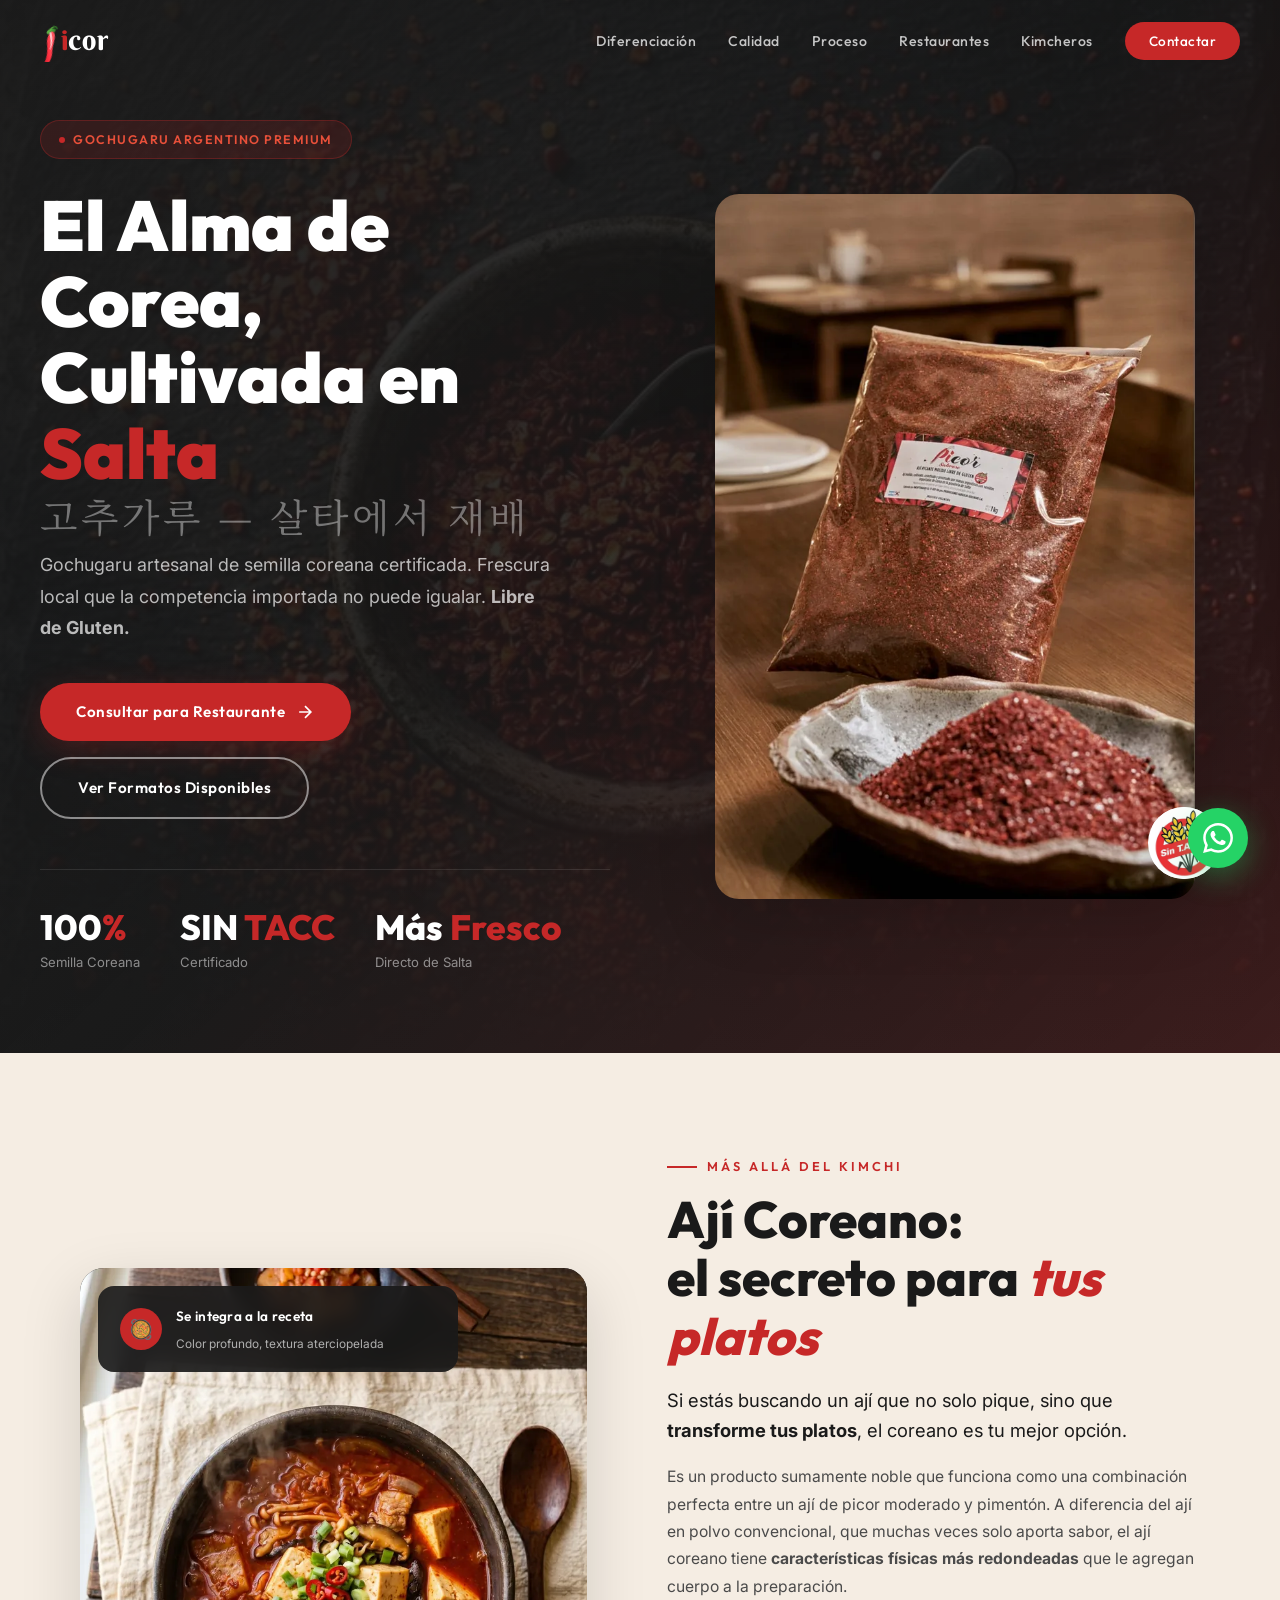
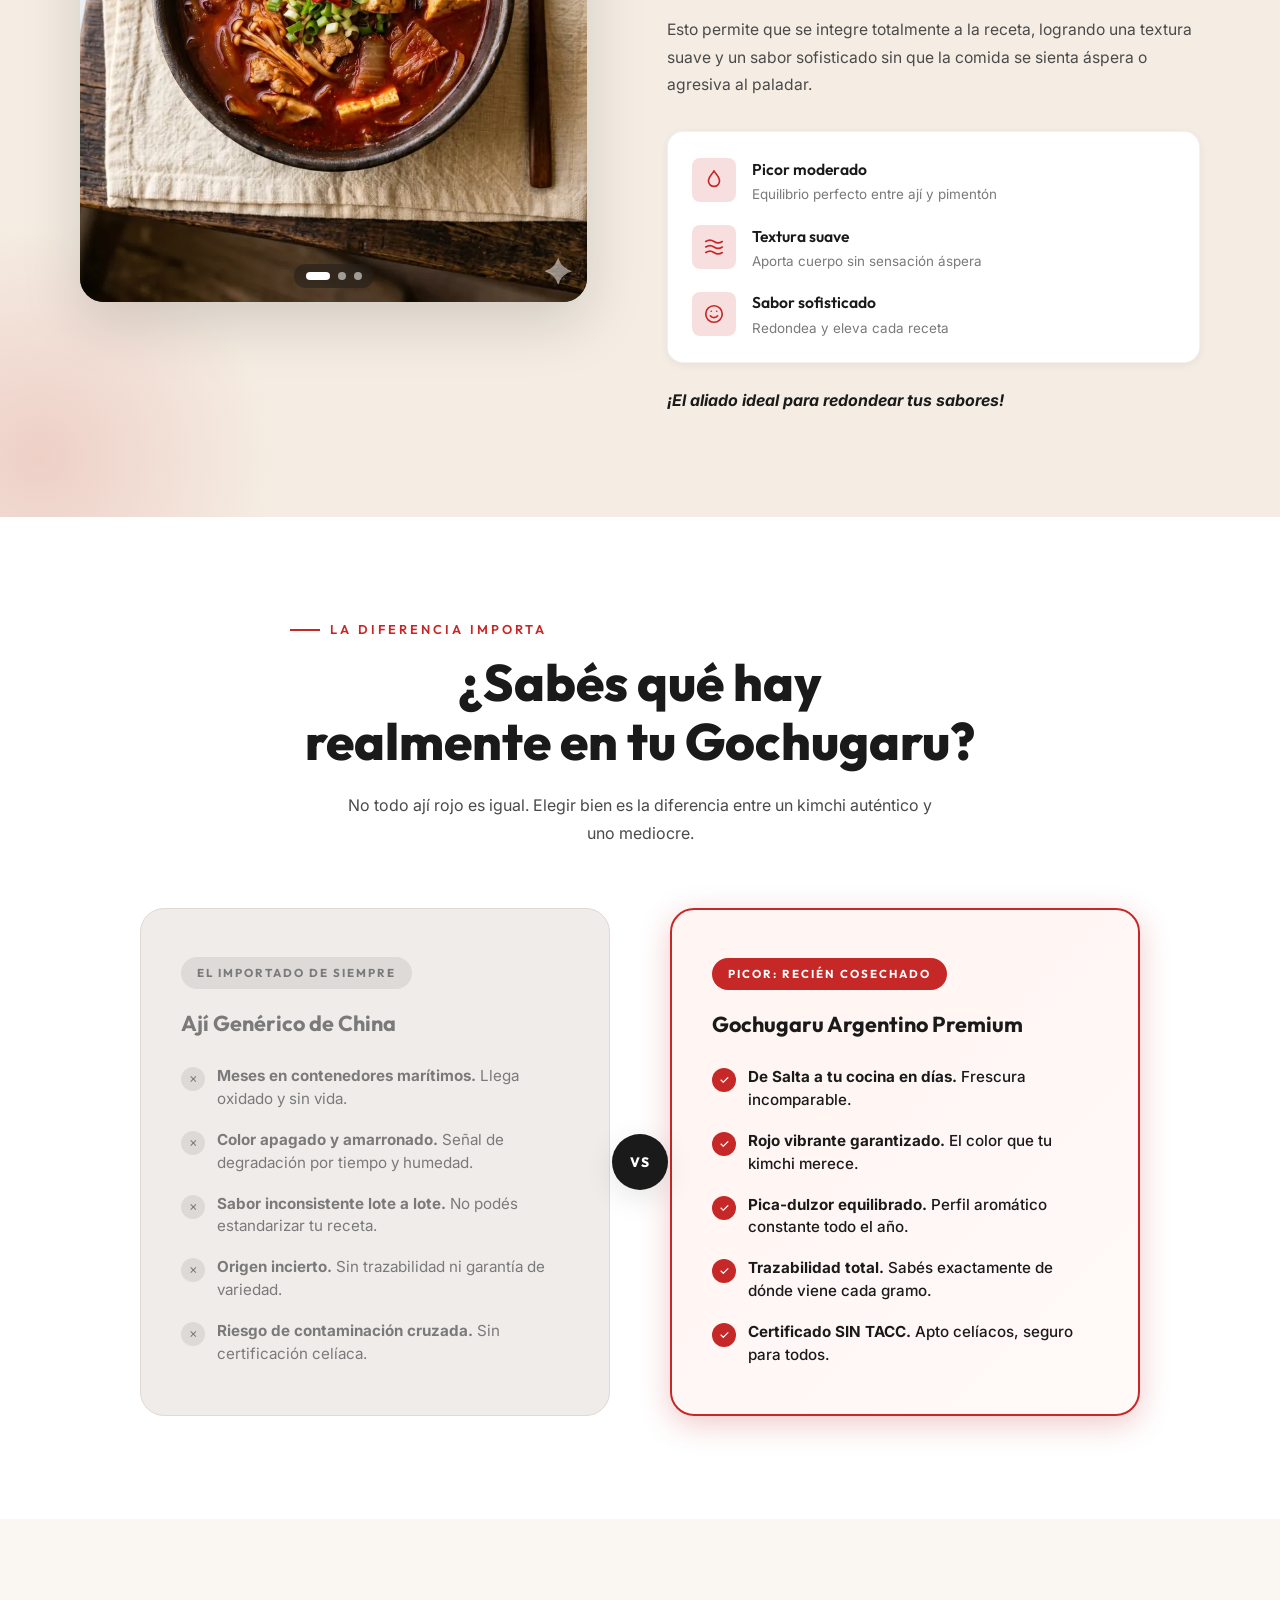
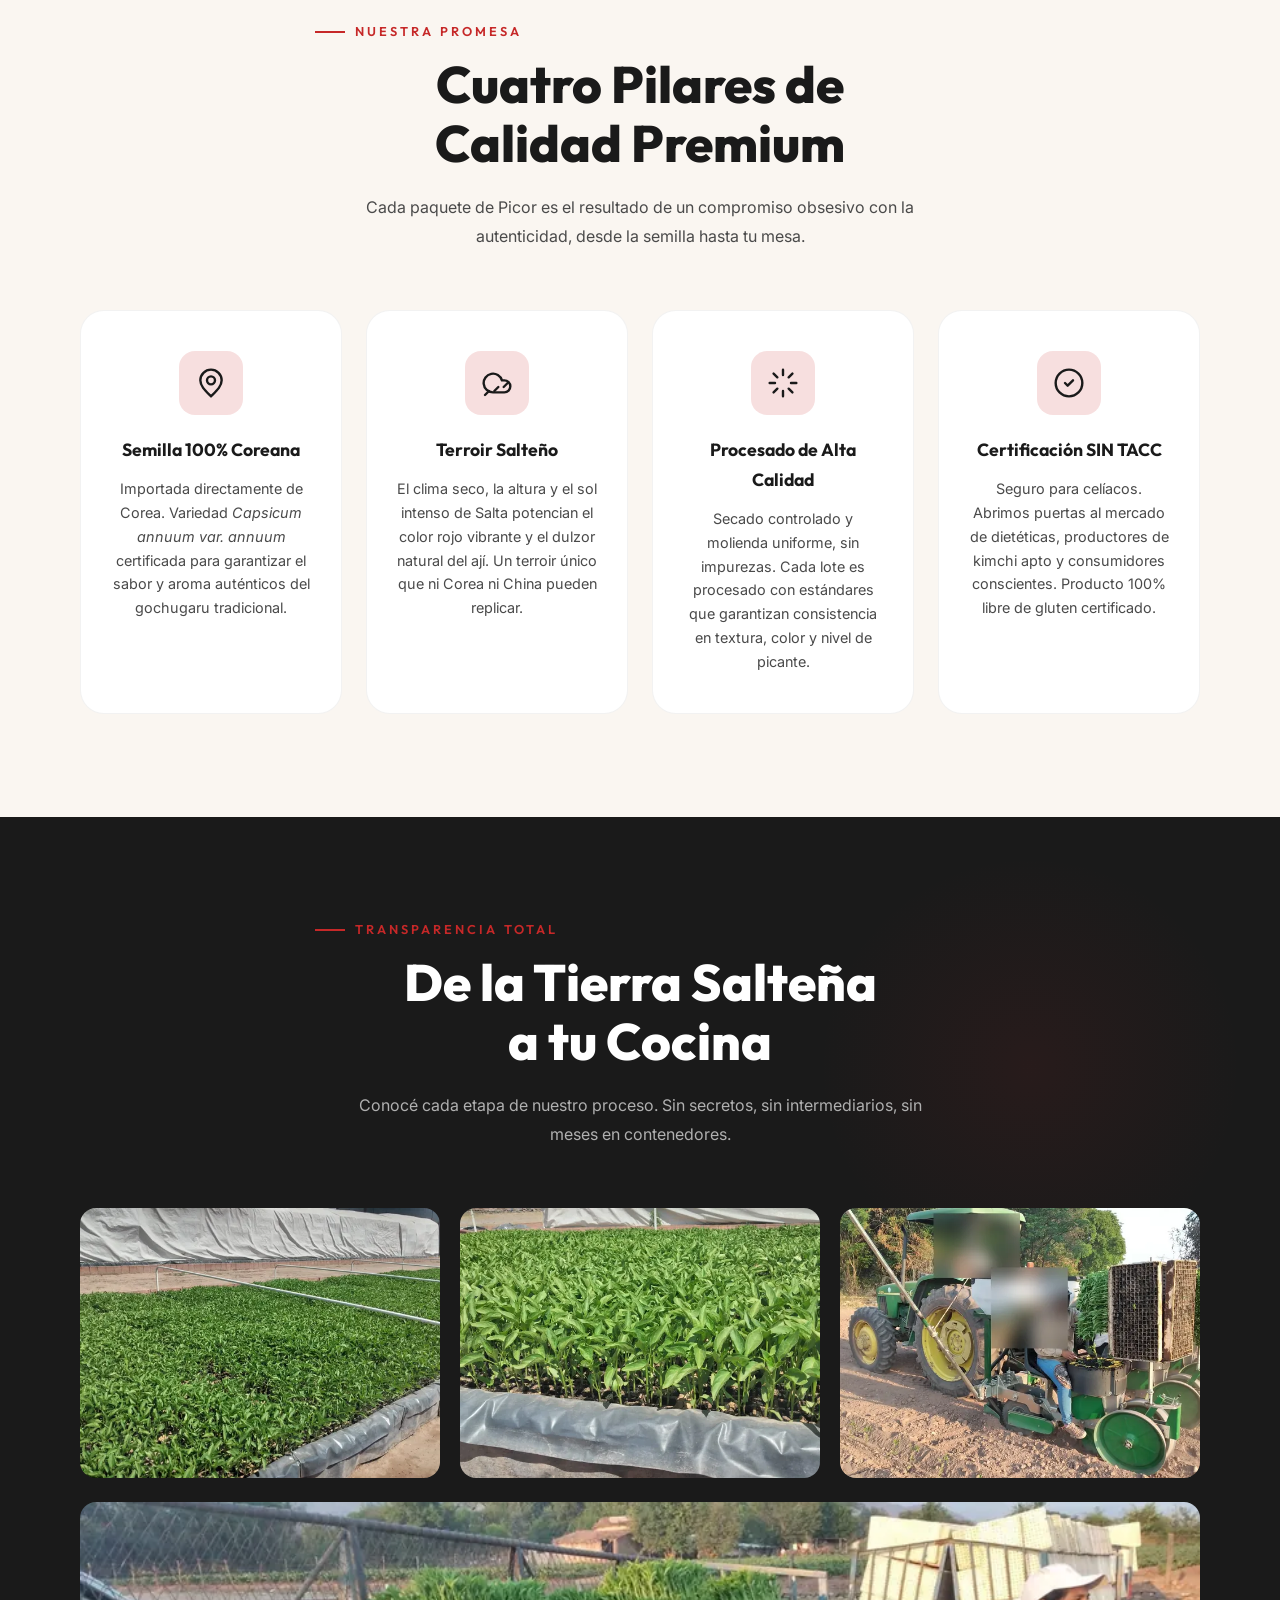
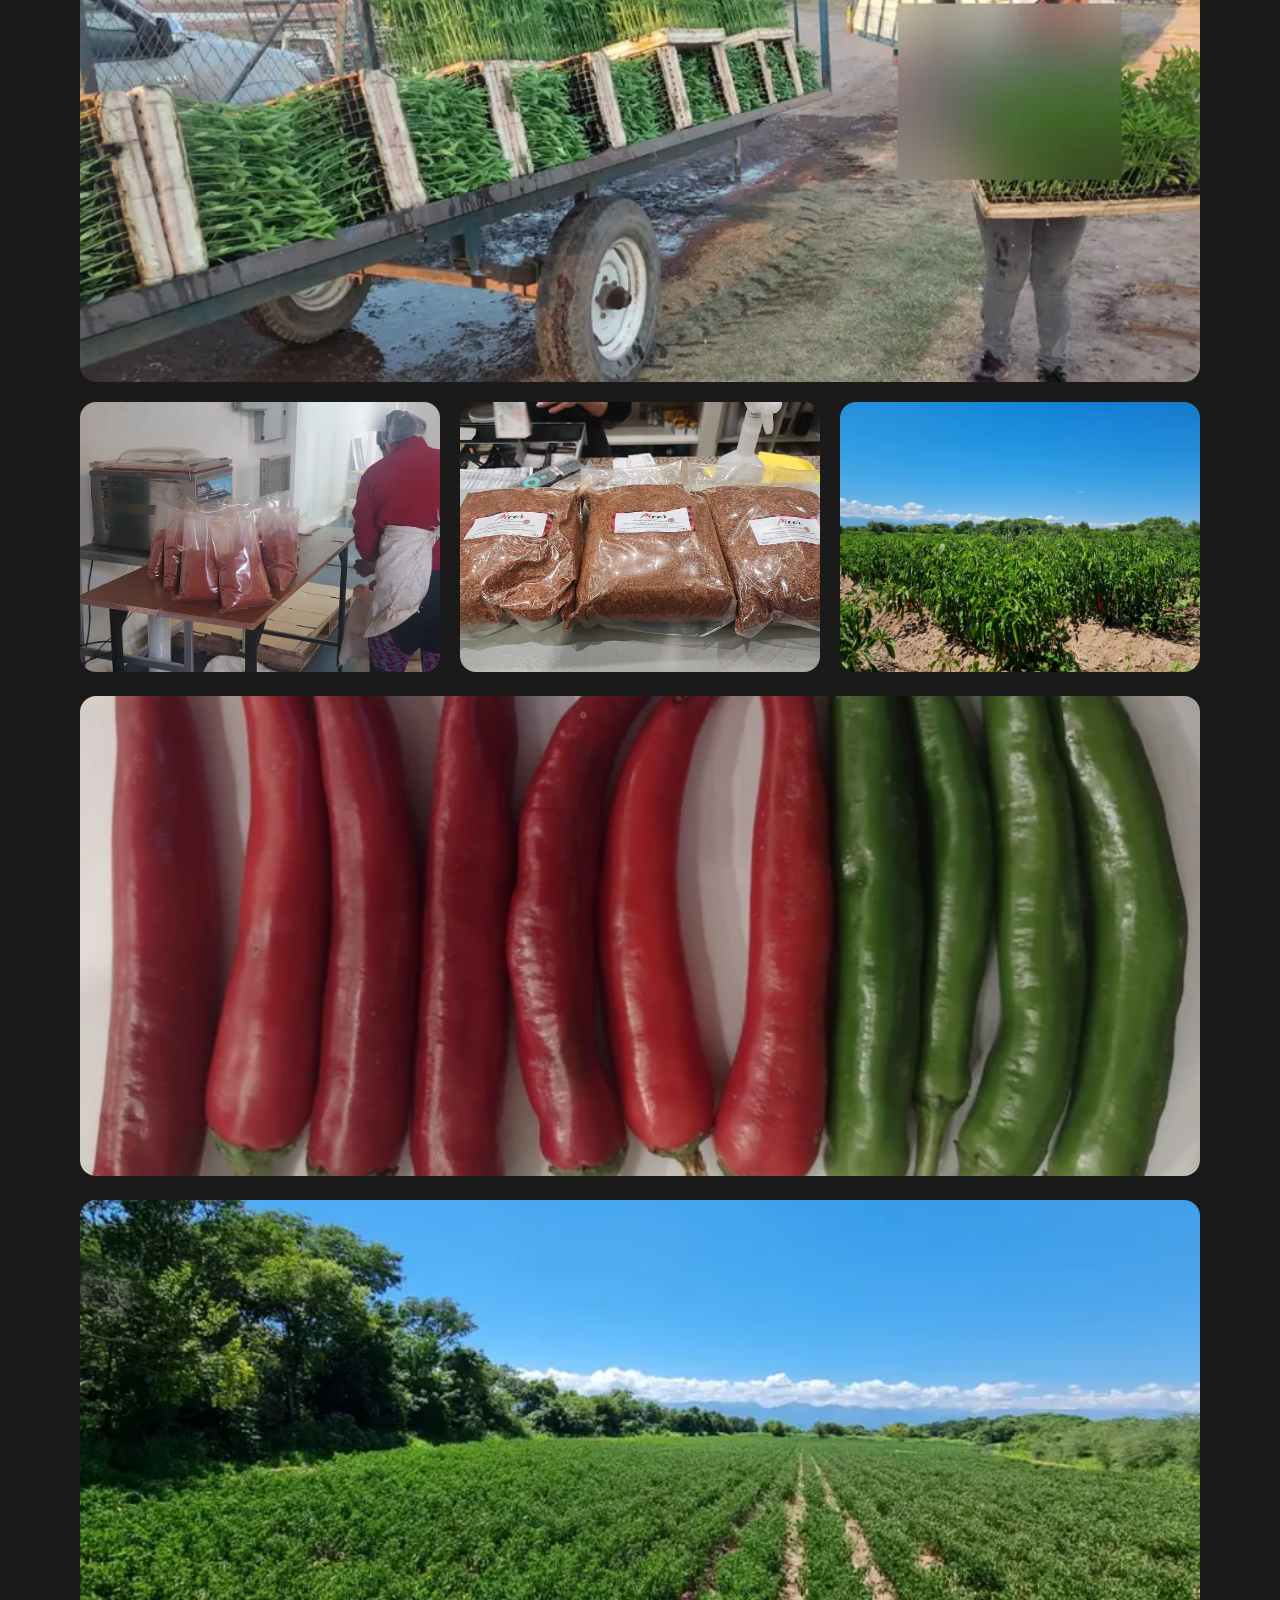
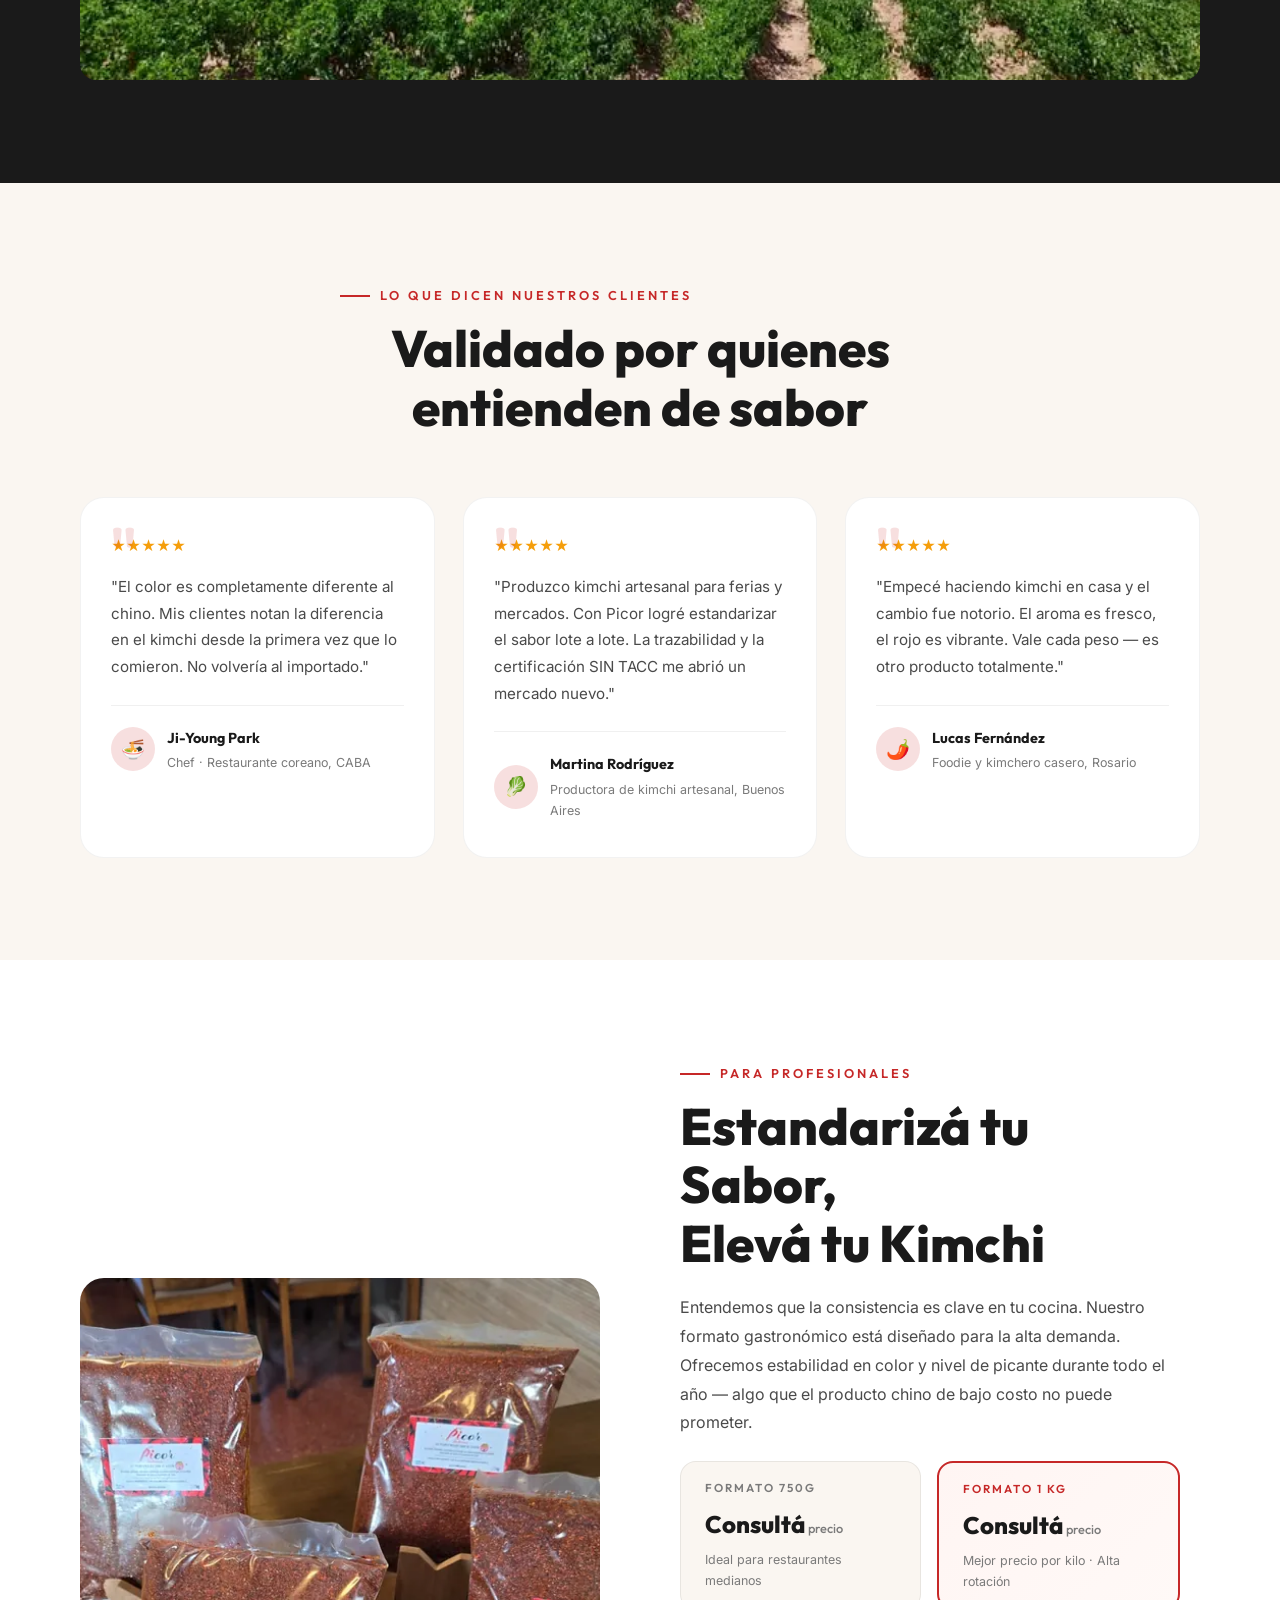
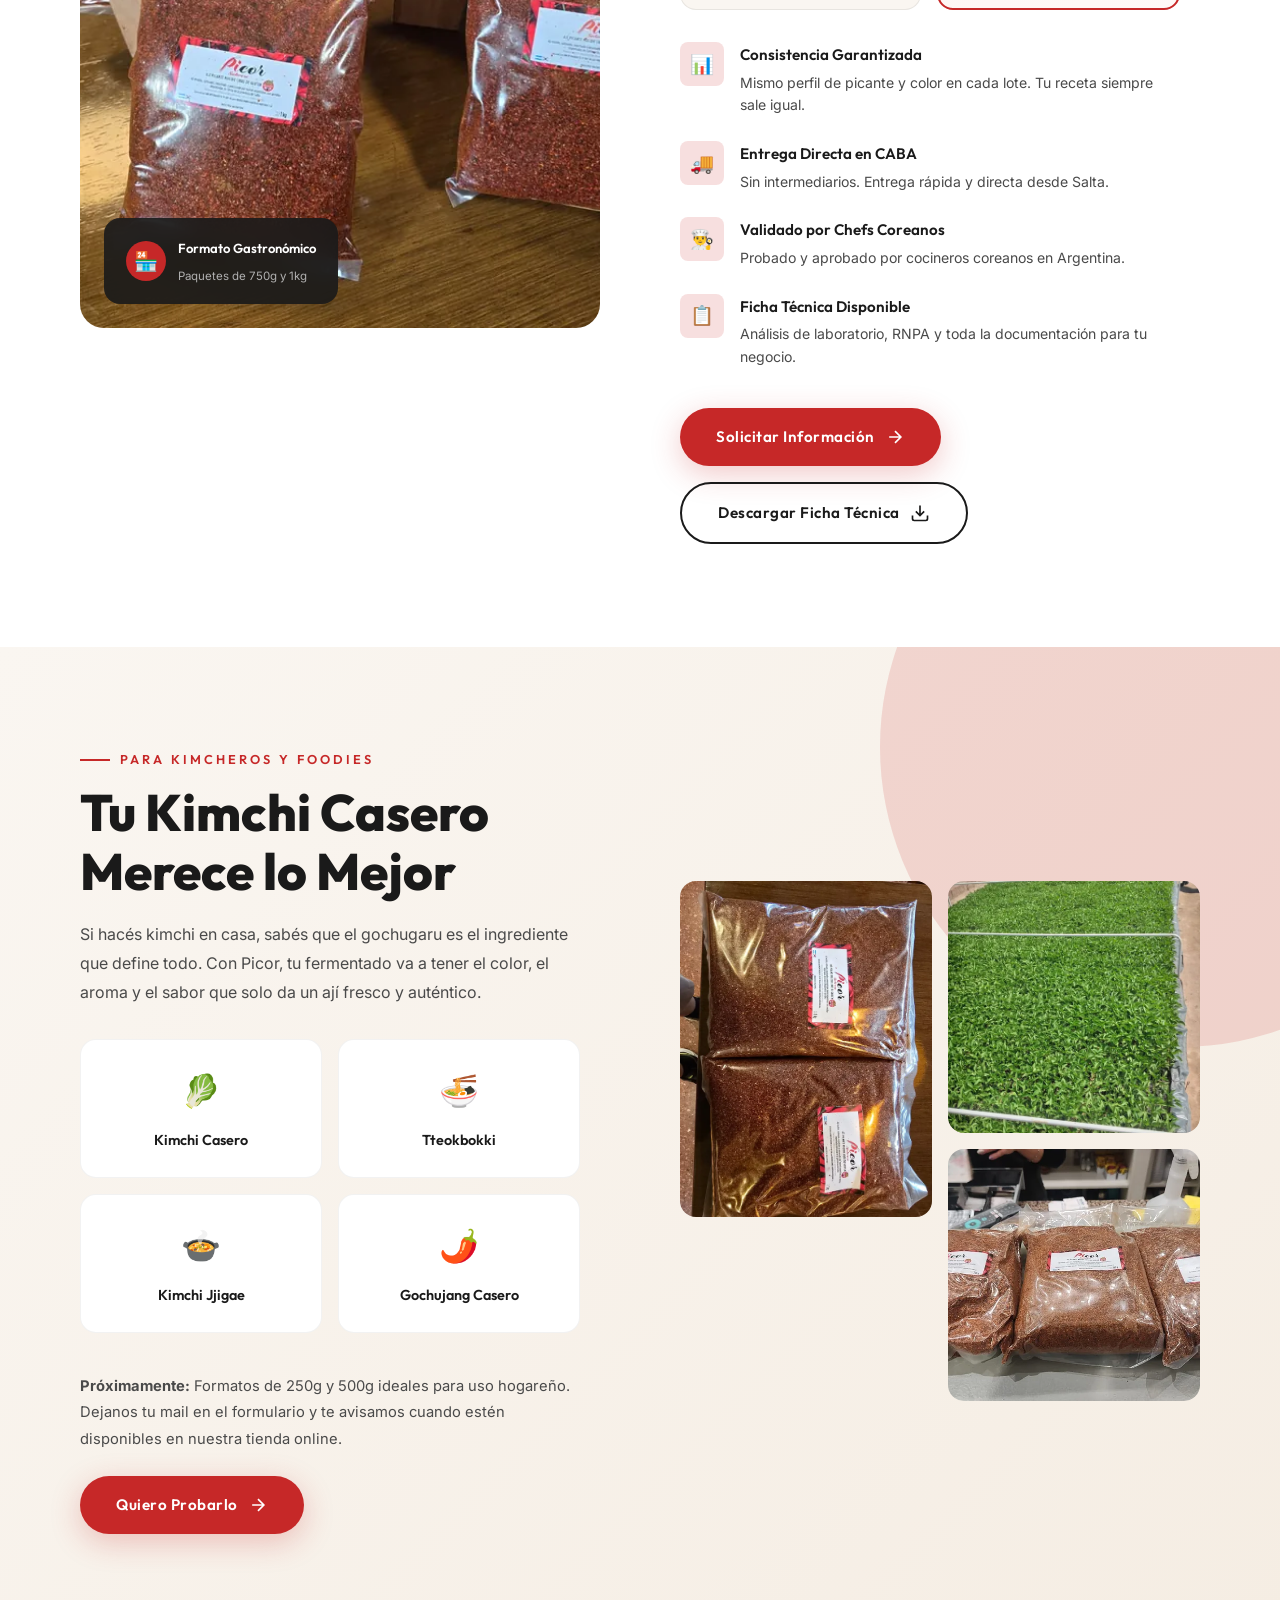
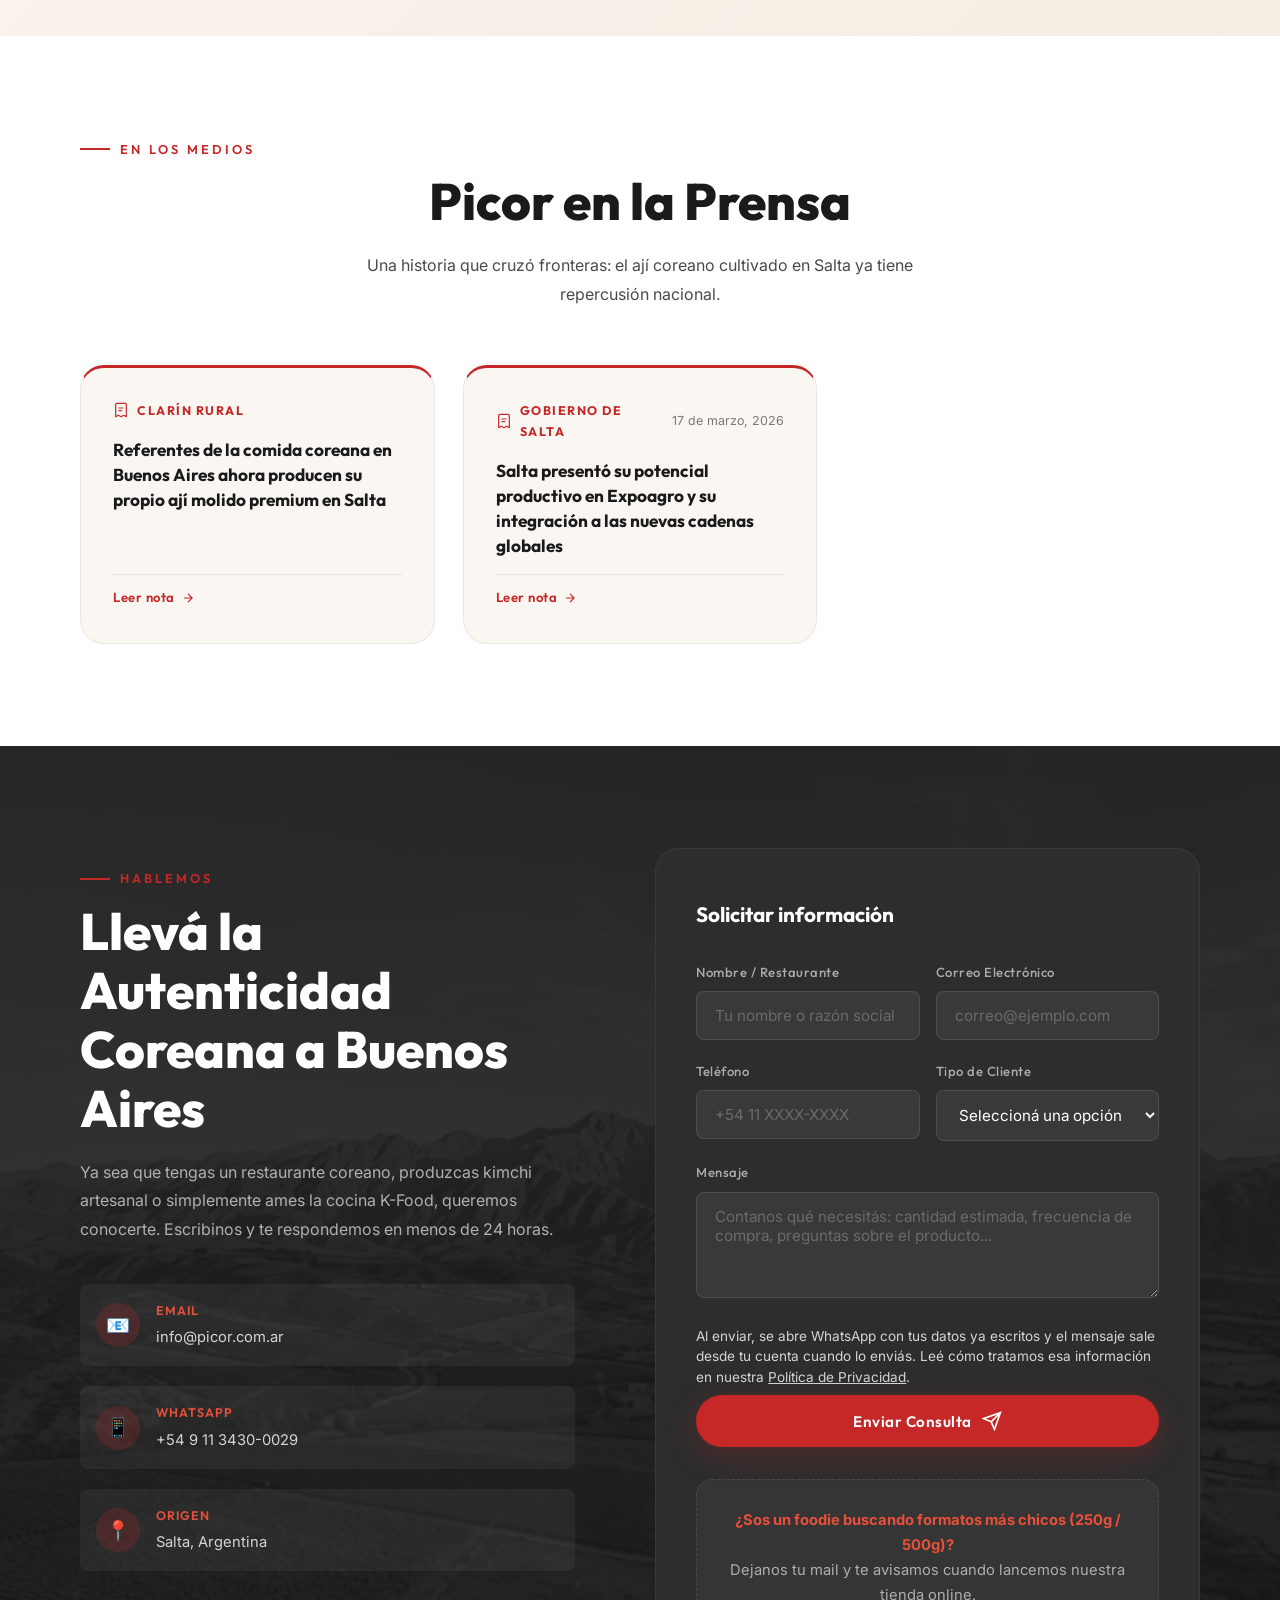
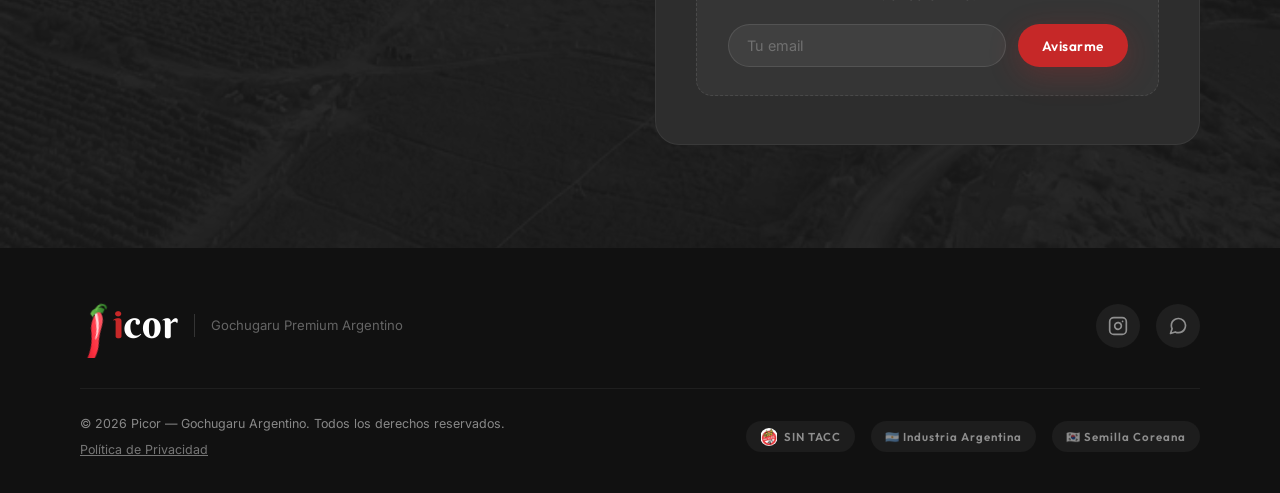
<file: index.html>
<!DOCTYPE html>
<html lang="es">
<head>
  <meta charset="UTF-8">
  <meta name="viewport" content="width=device-width, initial-scale=1.0">
  <title>Picor — Gochugaru Premium Argentino | Ají Coreano Cultivado en Salta</title>
  <meta name="description" content="Gochugaru artesanal de semilla coreana certificada, cultivado en Salta, Argentina. Superior al importado chino. Sin TACC. Para restaurantes coreanos, productores de kimchi y foodies.">
  <meta name="keywords" content="gochugaru, ají coreano, kimchi, Salta, Argentina, sin TACC, restaurante coreano, picor, gochujang, K-Food">
  <meta name="robots" content="index, follow">
  <link rel="canonical" href="https://picor.com.ar/">

  <!-- Open Graph -->
  <meta property="og:title" content="Picor — Gochugaru Premium Argentino">
  <meta property="og:description" content="El alma de Corea, cultivada en Salta. Gochugaru artesanal fresco y sin TACC.">
  <meta property="og:type" content="website">
  <meta property="og:url" content="https://picor.com.ar/">
  <meta property="og:image" content="https://picor.com.ar/images/social-card.jpg">
  <meta property="og:locale" content="es_AR">
  <meta property="og:site_name" content="Picor">

  <!-- Twitter Card -->
  <meta name="twitter:card" content="summary_large_image">
  <meta name="twitter:title" content="Picor — Gochugaru Premium Argentino">
  <meta name="twitter:description" content="El alma de Corea, cultivada en Salta. Gochugaru artesanal fresco y sin TACC.">
  <meta name="twitter:image" content="https://picor.com.ar/images/social-card.jpg">

  <!-- Performance: Preload critical resources -->
  <link rel="preload" href="images/hero-fondo.webp" as="image" fetchpriority="high">
  <link rel="preconnect" href="https://fonts.googleapis.com">
  <link rel="preconnect" href="https://fonts.gstatic.com" crossorigin>

  <link href="https://fonts.googleapis.com/css2?family=Outfit:wght@300;400;500;600;700;800;900&family=Noto+Serif+KR:wght@400;700;900&family=Inter:wght@300;400;500;600&family=Berkshire+Swash&display=swap" rel="stylesheet">
  <link rel="stylesheet" href="style.css">
  <link rel="icon" type="image/svg+xml" href="images/ui-favicon.svg">
  <link rel="icon" type="image/png" sizes="32x32" href="images/favicon-32x32.png">
  <link rel="icon" type="image/png" sizes="16x16" href="images/favicon-16x16.png">
  <link rel="shortcut icon" href="/favicon.ico">
  <link rel="apple-touch-icon" sizes="180x180" href="images/apple-touch-icon.png">
  <link rel="manifest" href="/site.webmanifest">
  <meta name="theme-color" content="#C62828">

  <script src="analytics-config.js"></script>
  <script src="analytics.js"></script>

  <!-- Structured Data: LocalBusiness -->
  <script type="application/ld+json">
  {
    "@context": "https://schema.org",
    "@type": "LocalBusiness",
    "name": "Picor",
    "description": "Gochugaru premium argentino de semilla coreana certificada, cultivado en Salta. Libre de gluten, certificado SIN TACC. Para restaurantes coreanos, productores de kimchi y foodies.",
    "url": "https://picor.com.ar",
    "telephone": "+5491134300029",
    "email": "info@picor.com.ar",
    "image": "https://picor.com.ar/images/hero-producto-flotante.webp",
    "address": {
      "@type": "PostalAddress",
      "addressRegion": "Salta",
      "addressCountry": "AR"
    },
    "areaServed": {
      "@type": "Country",
      "name": "Argentina"
    },
    "sameAs": [
      "https://www.instagram.com/picor.arg/"
    ],
    "makesOffer": [
      {
        "@type": "Offer",
        "itemOffered": {
          "@type": "Product",
          "name": "Gochugaru Premium Picor - Formato Gastronómico",
          "description": "Ají coreano gochugaru en formato de 750g y 1kg para restaurantes y chefs profesionales. Semilla 100% coreana, cultivado en Salta. Certificado SIN TACC.",
          "brand": { "@type": "Brand", "name": "Picor" },
          "category": "Especias y Condimentos",
          "countryOfOrigin": { "@type": "Country", "name": "Argentina" },
          "additionalProperty": [
            { "@type": "PropertyValue", "name": "Certificación", "value": "SIN TACC" },
            { "@type": "PropertyValue", "name": "Origen de semilla", "value": "Corea" },
            { "@type": "PropertyValue", "name": "Lugar de cultivo", "value": "Salta, Argentina" }
          ]
        }
      }
    ]
  }
  </script>
</head>
<body>
  <noscript><iframe src="https://www.googletagmanager.com/ns.html?id=GTM-W92XXRSR" height="0" width="0" style="display:none;visibility:hidden"></iframe></noscript>

  <!-- ============================================
       NAVIGATION
       ============================================ -->
  <nav class="nav" id="mainNav">
    <div class="container container--wide nav__inner">
      <a href="#hero" class="nav__logo" id="navLogo" aria-label="Picor">
        <span class="brand-logo" aria-hidden="true">
          <img class="brand-logo__mark" src="images/ui-logo-picor.svg" alt="" width="140" height="260">
          <span class="brand-logo__word">
            <span class="brand-logo__i">i</span>
            <span class="brand-logo__cor">cor</span>
          </span>
        </span>
        <span class="sr-only">Picor</span>
      </a>
      <ul class="nav__links" id="navLinks">
        <li><a href="#diferenciacion">Diferenciación</a></li>
        <li><a href="#calidad">Calidad</a></li>
        <li><a href="#proceso">Proceso</a></li>
        <li><a href="#restaurantes">Restaurantes</a></li>
        <li><a href="#kimcheros">Kimcheros</a></li>
        <li><a href="#contacto" class="nav__cta">Contactar</a></li>
      </ul>
      <div class="nav__hamburger" id="hamburger">
        <span></span>
        <span></span>
        <span></span>
      </div>
    </div>
  </nav>

  <!-- ============================================
       HERO SECTION
       ============================================ -->
  <section class="hero" id="hero">
    <div class="hero__bg">
      <!-- La imagen actúa como poster/fallback mientras no haya video -->
      <img src="images/hero-fondo.webp" alt="Gochugaru rojo vibrante de Picor" loading="eager" fetchpriority="high" decoding="async" width="720" height="720">
      <!-- Cuando tengas el video, colocalo como images/hero-fondo.mp4 y descomentá estas líneas: -->
      <!--
      <video autoplay muted loop playsinline poster="images/hero-fondo.webp">
        <source src="images/hero-fondo.mp4" type="video/mp4">
      </video>
      -->
    </div>
    <div class="hero__gradient"></div>
    
    <div class="container container--wide hero__content">
      <div class="hero__text">
        <div class="hero__badge">
          <span class="hero__badge-dot"></span>
          Gochugaru Argentino Premium
        </div>
        
        <h1 class="hero__title">
          El Alma de Corea,<br>
          Cultivada en <em>Salta</em>
          <span class="hero__title-kr">고추가루 — 살타에서 재배</span>
        </h1>
        
        <p class="hero__subtitle">
          Gochugaru artesanal de semilla coreana certificada. Frescura local que la competencia importada no puede igualar. <strong>Libre de Gluten.</strong>
        </p>
        
        <div class="hero__actions">
          <a href="#contacto" class="btn btn--primary" id="heroCtaB2B" data-analytics-event="cta_click" data-analytics-label="hero_restaurante">
            Consultar para Restaurante
            <svg class="btn-icon" viewBox="0 0 24 24" fill="none" stroke="currentColor" stroke-width="2">
              <path d="M5 12h14M12 5l7 7-7 7"/>
            </svg>
          </a>
          <a href="#kimcheros" class="btn btn--outline" id="heroCtaB2C" data-analytics-event="cta_click" data-analytics-label="hero_formatos_disponibles">
            Ver Formatos Disponibles
          </a>
        </div>

        <div class="hero__stats">
          <div>
            <div class="hero__stat-number">100<span>%</span></div>
            <div class="hero__stat-label">Semilla Coreana</div>
          </div>
          <div>
            <div class="hero__stat-number">SIN<span> TACC</span></div>
            <div class="hero__stat-label">Certificado</div>
          </div>
          <div>
            <div class="hero__stat-number">Más<span> Fresco</span></div>
            <div class="hero__stat-label">Directo de Salta</div>
          </div>
        </div>
      </div>
      
      <div class="hero__visual">
        <div class="hero__product-glow"></div>
        <img class="hero__product-image" src="images/hero-producto-flotante.webp" alt="Paquete de Gochugaru Picor con ají en plato cerámico - producto premium" fetchpriority="high" decoding="async" width="700" height="1028">
        <div class="hero__sintacc">
          <img src="images/ui-badge-sin-tacc.webp" alt="Certificado Sin T.A.C.C." style="width: 100%; height: 100%; object-fit: contain; border-radius: 50%;" width="300" height="339">
        </div>
      </div>
    </div>
  </section>

  <!-- ============================================
       SECCIÓN EDUCATIVA — ¿QUÉ ES EL AJÍ COREANO?
       ============================================ -->
  <section class="education" id="que-es">
    <div class="container">
      <div class="education__grid">
        <div class="education__visual reveal-left">
          <div class="education__carousel" data-autoplay="5000" aria-roledescription="carrusel" aria-label="Imágenes del ají coreano en uso">
            <div class="education__slides">
              <!-- Slide 1 — Plato terminado (guiso coreano con gochugaru integrado) -->
              <div class="education__slide is-active" role="group" aria-roledescription="diapositiva" aria-label="1 de 3">
                <img src="images/education-plato-terminado.webp" alt="Guiso coreano con tofu, hongos y caldo rojo profundo de gochugaru integrado" loading="lazy" width="800" height="993">
                <div class="education__image-badge">
                  <div class="education__image-badge-icon">🥘</div>
                  <div>
                    <span class="education__image-badge-text">Se integra a la receta</span><br>
                    <span class="education__image-badge-sub">Color profundo, textura aterciopelada</span>
                  </div>
                </div>
              </div>

              <!-- Slide 2 — Comparativa visual (ají común vs gochugaru) -->
              <div class="education__slide" role="group" aria-roledescription="diapositiva" aria-label="2 de 3">
                <img src="images/education-comparativa.webp" alt="Comparativa lado a lado: ají molido común apagado vs gochugaru rojo vibrante en cucharas de madera" loading="lazy" width="800" height="993">
                <div class="education__image-badge">
                  <div class="education__image-badge-icon">🌶️</div>
                  <div>
                    <span class="education__image-badge-text">Color y textura inconfundibles</span><br>
                    <span class="education__image-badge-sub">Más fino, más vibrante que el común</span>
                  </div>
                </div>
              </div>

              <!-- Slide 3 — Versatilidad de uso (mano espolvoreando sobre bibimbap) -->
              <div class="education__slide" role="group" aria-roledescription="diapositiva" aria-label="3 de 3">
                <img src="images/education-uso-cocina.webp" alt="Mano espolvoreando gochugaru rojo vibrante sobre un bibimbap casero con huevo y vegetales" loading="lazy" width="800" height="993">
                <div class="education__image-badge">
                  <div class="education__image-badge-icon">✨</div>
                  <div>
                    <span class="education__image-badge-text">Versátil en cualquier plato</span><br>
                    <span class="education__image-badge-sub">De guisos a salsas, sin agresividad</span>
                  </div>
                </div>
              </div>
            </div>

            <button class="education__nav education__nav--prev" type="button" aria-label="Imagen anterior">
              <svg viewBox="0 0 24 24" fill="none" stroke="currentColor" stroke-width="2.2" stroke-linecap="round" stroke-linejoin="round" aria-hidden="true"><polyline points="15 18 9 12 15 6"/></svg>
            </button>
            <button class="education__nav education__nav--next" type="button" aria-label="Imagen siguiente">
              <svg viewBox="0 0 24 24" fill="none" stroke="currentColor" stroke-width="2.2" stroke-linecap="round" stroke-linejoin="round" aria-hidden="true"><polyline points="9 18 15 12 9 6"/></svg>
            </button>

            <div class="education__dots" role="tablist" aria-label="Seleccionar imagen">
              <button class="education__dot is-active" type="button" data-slide="0" role="tab" aria-selected="true" aria-label="Imagen 1"></button>
              <button class="education__dot" type="button" data-slide="1" role="tab" aria-selected="false" aria-label="Imagen 2"></button>
              <button class="education__dot" type="button" data-slide="2" role="tab" aria-selected="false" aria-label="Imagen 3"></button>
            </div>
          </div>
        </div>

        <div class="education__content reveal-right">
          <div class="section-label">Más allá del kimchi</div>
          <h2 class="section-title section-title--lg">Ají Coreano:<br>el secreto para <em>tus platos</em></h2>
          <p class="education__lead">
            Si estás buscando un ají que no solo pique, sino que <strong>transforme tus platos</strong>, el coreano es tu mejor opción.
          </p>
          <p class="education__body">
            Es un producto sumamente noble que funciona como una combinación perfecta entre un ají de picor moderado y pimentón. A diferencia del ají en polvo convencional, que muchas veces solo aporta sabor, el ají coreano tiene <strong>características físicas más redondeadas</strong> que le agregan cuerpo a la preparación.
          </p>
          <p class="education__body">
            Esto permite que se integre totalmente a la receta, logrando una textura suave y un sabor sofisticado sin que la comida se sienta áspera o agresiva al paladar.
          </p>

          <div class="education__highlights">
            <div class="education__highlight">
              <div class="education__highlight-icon">
                <svg viewBox="0 0 24 24" fill="none" stroke="currentColor" stroke-width="1.8" stroke-linecap="round" stroke-linejoin="round" aria-hidden="true"><path d="M12 2C10 6 6 8 6 13a6 6 0 0 0 12 0c0-5-4-7-6-11z"/></svg>
              </div>
              <div>
                <div class="education__highlight-title">Picor moderado</div>
                <div class="education__highlight-desc">Equilibrio perfecto entre ají y pimentón</div>
              </div>
            </div>
            <div class="education__highlight">
              <div class="education__highlight-icon">
                <svg viewBox="0 0 24 24" fill="none" stroke="currentColor" stroke-width="1.8" stroke-linecap="round" stroke-linejoin="round" aria-hidden="true"><path d="M3 12c3-2 6-2 9 0s6 2 9 0M3 6c3-2 6-2 9 0s6 2 9 0M3 18c3-2 6-2 9 0s6 2 9 0"/></svg>
              </div>
              <div>
                <div class="education__highlight-title">Textura suave</div>
                <div class="education__highlight-desc">Aporta cuerpo sin sensación áspera</div>
              </div>
            </div>
            <div class="education__highlight">
              <div class="education__highlight-icon">
                <svg viewBox="0 0 24 24" fill="none" stroke="currentColor" stroke-width="1.8" stroke-linecap="round" stroke-linejoin="round" aria-hidden="true"><circle cx="12" cy="12" r="9"/><path d="M8 14s1.5 2 4 2 4-2 4-2"/><path d="M9 9h.01M15 9h.01"/></svg>
              </div>
              <div>
                <div class="education__highlight-title">Sabor sofisticado</div>
                <div class="education__highlight-desc">Redondea y eleva cada receta</div>
              </div>
            </div>
          </div>

          <p class="education__closer">
            <strong>¡El aliado ideal para redondear tus sabores!</strong>
          </p>
        </div>
      </div>
    </div>
  </section>

  <!-- ============================================
       SECCIÓN DIFERENCIACIÓN
       ============================================ -->
  <section class="comparison" id="diferenciacion">
    <div class="container">
      <div class="comparison__header reveal">
        <div class="section-label">La diferencia importa</div>
        <h2 class="section-title section-title--lg">¿Sabés qué hay<br>realmente en tu Gochugaru?</h2>
        <p class="section-desc" style="margin: 0 auto;">
          No todo ají rojo es igual. Elegir bien es la diferencia entre un kimchi auténtico y uno mediocre.
        </p>
      </div>

      <div class="comparison__grid">
        <!-- Side A: Imported -->
        <div class="comparison__side comparison__side--them reveal-left">
          <span class="comparison__side-tag">El importado de siempre</span>
          <h3 class="comparison__side-title">Ají Genérico de China</h3>
          <ul class="comparison__list">
            <li>
              <span class="comparison__icon">✗</span>
              <span><strong>Meses en contenedores marítimos.</strong> Llega oxidado y sin vida.</span>
            </li>
            <li>
              <span class="comparison__icon">✗</span>
              <span><strong>Color apagado y amarronado.</strong> Señal de degradación por tiempo y humedad.</span>
            </li>
            <li>
              <span class="comparison__icon">✗</span>
              <span><strong>Sabor inconsistente lote a lote.</strong> No podés estandarizar tu receta.</span>
            </li>
            <li>
              <span class="comparison__icon">✗</span>
              <span><strong>Origen incierto.</strong> Sin trazabilidad ni garantía de variedad.</span>
            </li>
            <li>
              <span class="comparison__icon">✗</span>
              <span><strong>Riesgo de contaminación cruzada.</strong> Sin certificación celíaca.</span>
            </li>
          </ul>
        </div>

        <!-- VS Badge -->
        <div class="comparison__vs reveal-scale">
          <div class="comparison__vs-badge">VS</div>
        </div>

        <!-- Side B: Picor -->
        <div class="comparison__side comparison__side--us reveal-right">
          <span class="comparison__side-tag">Picor: Recién Cosechado</span>
          <h3 class="comparison__side-title">Gochugaru Argentino Premium</h3>
          <ul class="comparison__list">
            <li>
              <span class="comparison__icon">✓</span>
              <span><strong>De Salta a tu cocina en días.</strong> Frescura incomparable.</span>
            </li>
            <li>
              <span class="comparison__icon">✓</span>
              <span><strong>Rojo vibrante garantizado.</strong> El color que tu kimchi merece.</span>
            </li>
            <li>
              <span class="comparison__icon">✓</span>
              <span><strong>Pica-dulzor equilibrado.</strong> Perfil aromático constante todo el año.</span>
            </li>
            <li>
              <span class="comparison__icon">✓</span>
              <span><strong>Trazabilidad total.</strong> Sabés exactamente de dónde viene cada gramo.</span>
            </li>
            <li>
              <span class="comparison__icon">✓</span>
              <span><strong>Certificado SIN TACC.</strong> Apto celíacos, seguro para todos.</span>
            </li>
          </ul>
        </div>
      </div>
    </div>
  </section>

  <!-- ============================================
       PILARES DE CALIDAD
       ============================================ -->
  <section class="pillars" id="calidad">
    <div class="container">
      <div class="pillars__header reveal">
        <div class="section-label">Nuestra promesa</div>
        <h2 class="section-title section-title--lg">Cuatro Pilares de<br>Calidad Premium</h2>
        <p class="section-desc" style="margin: 0 auto;">
          Cada paquete de Picor es el resultado de un compromiso obsesivo con la autenticidad, desde la semilla hasta tu mesa.
        </p>
      </div>

      <div class="pillars__grid">
        <!-- Pilar 1: Semilla Coreana -->
        <div class="pillar-card reveal delay-1" id="pilar-semilla">
          <div class="pillar-card__icon">
            <svg width="32" height="32" viewBox="0 0 24 24" fill="none" stroke="currentColor" stroke-width="1.8" stroke-linecap="round" stroke-linejoin="round">
              <path d="M12 22c4-4 8-7.5 8-12a8 8 0 10-16 0c0 4.5 4 8 8 12z"/>
              <circle cx="12" cy="10" r="3"/>
            </svg>
          </div>
          <h3 class="pillar-card__title">Semilla 100% Coreana</h3>
          <p class="pillar-card__desc">
            Importada directamente de Corea. Variedad <em>Capsicum annuum var. annuum</em> certificada para garantizar el sabor y aroma auténticos del gochugaru tradicional.
          </p>
        </div>

        <!-- Pilar 2: Terroir Salteño -->
        <div class="pillar-card reveal delay-2" id="pilar-terroir">
          <div class="pillar-card__icon">
            <svg width="32" height="32" viewBox="0 0 24 24" fill="none" stroke="currentColor" stroke-width="1.8" stroke-linecap="round" stroke-linejoin="round">
              <path d="M17.5 19H9a7 7 0 1 1 6.71-9h1.79a4.5 4.5 0 1 1 0 9z"/>
              <path d="M3 21l3-3m4 0l3-3m4 0l3-3"/>
            </svg>
          </div>
          <h3 class="pillar-card__title">Terroir Salteño</h3>
          <p class="pillar-card__desc">
            El clima seco, la altura y el sol intenso de Salta potencian el color rojo vibrante y el dulzor natural del ají. Un terroir único que ni Corea ni China pueden replicar.
          </p>
        </div>

        <!-- Pilar 3: Procesado -->
        <div class="pillar-card reveal delay-3" id="pilar-proceso">
          <div class="pillar-card__icon">
            <svg width="32" height="32" viewBox="0 0 24 24" fill="none" stroke="currentColor" stroke-width="1.8" stroke-linecap="round" stroke-linejoin="round">
              <path d="M12 2v4m0 12v4M4.93 4.93l2.83 2.83m8.48 8.48l2.83 2.83M2 12h4m12 0h4M4.93 19.07l2.83-2.83m8.48-8.48l2.83-2.83"/>
            </svg>
          </div>
          <h3 class="pillar-card__title">Procesado de Alta Calidad</h3>
          <p class="pillar-card__desc">
            Secado controlado y molienda uniforme, sin impurezas. Cada lote es procesado con estándares que garantizan consistencia en textura, color y nivel de picante.
          </p>
        </div>

        <!-- Pilar 4: SIN TACC -->
        <div class="pillar-card reveal delay-4" id="pilar-sintacc">
          <div class="pillar-card__icon">
            <svg width="32" height="32" viewBox="0 0 24 24" fill="none" stroke="currentColor" stroke-width="1.8" stroke-linecap="round" stroke-linejoin="round">
              <path d="M9 12l2 2 4-4"/>
              <path d="M12 2a10 10 0 1 0 0 20 10 10 0 0 0 0-20z"/>
            </svg>
          </div>
          <h3 class="pillar-card__title">Certificación SIN TACC</h3>
          <p class="pillar-card__desc">
            Seguro para celíacos. Abrimos puertas al mercado de dietéticas, productores de kimchi apto y consumidores conscientes. Producto 100% libre de gluten certificado.
          </p>
        </div>
      </div>
    </div>
  </section>

  <!-- ============================================
       GALERÍA DE PROCESO
       ============================================ -->
  <section class="process" id="proceso">
    <div class="process__bg-pattern"></div>
    <div class="container">
      <div class="process__header reveal">
        <div class="section-label">Transparencia total</div>
        <h2 class="section-title section-title--lg">De la Tierra Salteña<br>a tu Cocina</h2>
        <p class="section-desc">
          Conocé cada etapa de nuestro proceso. Sin secretos, sin intermediarios, sin meses en contenedores.
        </p>
      </div>

      <div class="process__gallery">
        <!-- Row 1: 3 items -->
        <div class="process__item reveal delay-1">
          <img src="images/proceso-almacigos.webp" alt="Almácigos de ají coreano en Salta" loading="lazy" width="850" height="478">
          <div class="process__item-overlay">
            <span class="process__item-label">Etapa 01</span>
            <span class="process__item-title">Almácigos de Semilla Coreana</span>
          </div>
        </div>
        <div class="process__item reveal delay-2">
          <img src="images/proceso-plantas-detalle.webp" alt="Plantines de ají en crecimiento" loading="lazy" width="850" height="478">
          <div class="process__item-overlay">
            <span class="process__item-label">Etapa 02</span>
            <span class="process__item-title">Crecimiento Controlado</span>
          </div>
        </div>
        <div class="process__item reveal delay-3">
          <img src="images/proceso-tractor.webp" alt="Plantación mecanizada con tractor" loading="lazy" width="850" height="478">
          <div class="process__item-overlay">
            <span class="process__item-label">Etapa 03</span>
            <span class="process__item-title">Plantación en Campo</span>
          </div>
        </div>

        <!-- Row 2: Landscape -->
        <div class="process__item process__landscape reveal">
          <img src="images/proceso-trabajadora.webp" alt="Trabajadora salteña con plantines de ají coreano y montañas de Salta al fondo" loading="lazy" width="850" height="478">
          <div class="process__item-overlay">
            <span class="process__item-label">Nuestro origen</span>
            <span class="process__item-title">Desde las montañas de Salta, con dedicación artesanal</span>
          </div>
        </div>

        <!-- Row 3: Production -->
        <div class="process__item reveal delay-1">
          <img src="images/proceso-envasado.webp" alt="Línea de envasado de Picor" loading="lazy" width="850" height="1133">
          <div class="process__item-overlay">
            <span class="process__item-label">Etapa 04</span>
            <span class="process__item-title">Envasado Profesional</span>
          </div>
        </div>
        <div class="process__item reveal delay-2">
          <img src="images/proceso-linea-produccion.webp" alt="Producción de paquetes de gochugaru" loading="lazy" width="850" height="478">
          <div class="process__item-overlay">
            <span class="process__item-label">Etapa 05</span>
            <span class="process__item-title">Control de Calidad</span>
          </div>
        </div>
        <div class="process__item reveal delay-3">
          <img src="images/proceso-aji-planta.webp" alt="Ajíes coreanos rojos en la planta listos para cosechar" loading="lazy" decoding="async" width="850" height="638">
          <div class="process__item-overlay">
            <span class="process__item-label">Cosecha</span>
            <span class="process__item-title">Ajíes Maduros en la Planta</span>
          </div>
        </div>

        <!-- Row 4: Landscape - Pimientos cosechados -->
        <div class="process__item process__landscape reveal">
          <img src="images/proceso-cosecha.webp" alt="Pimientos coreanos rojos y verdes recién cosechados en Salta" loading="lazy" decoding="async" width="850" height="638">
          <div class="process__item-overlay">
            <span class="process__item-label">El fruto</span>
            <span class="process__item-title">Pimientos coreanos rojos y verdes, recién cosechados</span>
          </div>
        </div>

        <!-- Row 4: Landscape - Campo panorámico -->
        <div class="process__item process__landscape reveal">
          <img src="images/proceso-campo-surcos.webp" alt="Vista panorámica de los surcos de ají coreano en Salta con montañas al fondo" loading="lazy" width="850" height="638">
          <div class="process__item-overlay">
            <span class="process__item-label">Nuestro campo</span>
            <span class="process__item-title">Hectáreas de ají coreano en el Valle de Lerma, Salta</span>
          </div>
        </div>

      </div>
    </div>
  </section>

  <!-- ============================================
       TESTIMONIALES
       ============================================ -->
  <section class="testimonials" id="testimoniales">
    <div class="container">
      <div class="testimonials__header reveal">
        <div class="section-label">Lo que dicen nuestros clientes</div>
        <h2 class="section-title section-title--lg">Validado por quienes<br>entienden de sabor</h2>
      </div>

      <div class="testimonials__grid">
        <div class="testimonial-card reveal delay-1">
          <div class="testimonial-card__stars">★★★★★</div>
          <p class="testimonial-card__text">
            "El color es completamente diferente al chino. Mis clientes notan la diferencia en el kimchi desde la primera vez que lo comieron. No volvería al importado."
          </p>
          <div class="testimonial-card__author">
            <div class="testimonial-card__avatar">🍜</div>
            <div>
              <div class="testimonial-card__name">Ji-Young Park</div>
              <div class="testimonial-card__role">Chef · Restaurante coreano, CABA</div>
            </div>
          </div>
        </div>

        <div class="testimonial-card reveal delay-2">
          <div class="testimonial-card__stars">★★★★★</div>
          <p class="testimonial-card__text">
            "Produzco kimchi artesanal para ferias y mercados. Con Picor logré estandarizar el sabor lote a lote. La trazabilidad y la certificación SIN TACC me abrió un mercado nuevo."
          </p>
          <div class="testimonial-card__author">
            <div class="testimonial-card__avatar">🥬</div>
            <div>
              <div class="testimonial-card__name">Martina Rodríguez</div>
              <div class="testimonial-card__role">Productora de kimchi artesanal, Buenos Aires</div>
            </div>
          </div>
        </div>

        <div class="testimonial-card reveal delay-3">
          <div class="testimonial-card__stars">★★★★★</div>
          <p class="testimonial-card__text">
            "Empecé haciendo kimchi en casa y el cambio fue notorio. El aroma es fresco, el rojo es vibrante. Vale cada peso — es otro producto totalmente."
          </p>
          <div class="testimonial-card__author">
            <div class="testimonial-card__avatar">🌶️</div>
            <div>
              <div class="testimonial-card__name">Lucas Fernández</div>
              <div class="testimonial-card__role">Foodie y kimchero casero, Rosario</div>
            </div>
          </div>
        </div>
      </div>
    </div>
  </section>

  <!-- ============================================
       SECCIÓN B2B - RESTAURANTES
       ============================================ -->
  <section class="b2b" id="restaurantes">
    <div class="container">
      <div class="b2b__grid">
        <div class="b2b__image-block reveal-left">
          <img src="images/b2b-productos-grupo.webp" alt="Grupo de paquetes de Gochugaru Picor de 1kg para restaurantes" loading="lazy" width="850" height="638">
          <div class="b2b__image-badge">
            <div class="b2b__image-badge-icon">🏪</div>
            <div>
              <span class="b2b__image-badge-text">Formato Gastronómico</span><br>
              <span class="b2b__image-badge-sub">Paquetes de 750g y 1kg</span>
            </div>
          </div>
        </div>
        
        <div class="b2b__content reveal-right">
          <div class="section-label">Para profesionales</div>
          <h2 class="section-title section-title--lg">Estandarizá tu Sabor,<br>Elevá tu Kimchi</h2>
          <p class="section-desc">
            Entendemos que la consistencia es clave en tu cocina. Nuestro formato gastronómico está diseñado para la alta demanda. Ofrecemos estabilidad en color y nivel de picante durante todo el año — algo que el producto chino de bajo costo no puede prometer.
          </p>
          
          <div style="display:flex; gap:16px; flex-wrap:wrap; margin: 24px 0 0;">
            <div style="background:var(--cream); border-radius:var(--radius-md); padding:16px 24px; flex:1; min-width:140px; border:1px solid rgba(0,0,0,0.07);">
              <div style="font-family:var(--font-display); font-size:0.72rem; font-weight:600; letter-spacing:2px; text-transform:uppercase; color:var(--gray-mid); margin-bottom:6px;">Formato 750g</div>
              <div style="font-family:var(--font-display); font-size:1.5rem; font-weight:800; color:var(--carbon);">Consultá<span style="font-size:0.8rem; font-weight:500; color:var(--gray-mid);"> precio</span></div>
              <div style="font-size:0.78rem; color:var(--gray-mid); margin-top:4px;">Ideal para restaurantes medianos</div>
            </div>
            <div style="background:linear-gradient(135deg,#FFF5F3,#FFF9F7); border-radius:var(--radius-md); padding:16px 24px; flex:1; min-width:140px; border:2px solid var(--red-vibrant);">
              <div style="font-family:var(--font-display); font-size:0.72rem; font-weight:600; letter-spacing:2px; text-transform:uppercase; color:var(--red-vibrant); margin-bottom:6px;">Formato 1 kg</div>
              <div style="font-family:var(--font-display); font-size:1.5rem; font-weight:800; color:var(--carbon);">Consultá<span style="font-size:0.8rem; font-weight:500; color:var(--gray-mid);"> precio</span></div>
              <div style="font-size:0.78rem; color:var(--gray-mid); margin-top:4px;">Mejor precio por kilo · Alta rotación</div>
            </div>
          </div>

          <div class="b2b__features">
            <div class="b2b__feature">
              <div class="b2b__feature-icon">📊</div>
              <div>
                <div class="b2b__feature-title">Consistencia Garantizada</div>
                <div class="b2b__feature-desc">Mismo perfil de picante y color en cada lote. Tu receta siempre sale igual.</div>
              </div>
            </div>
            <div class="b2b__feature">
              <div class="b2b__feature-icon">🚚</div>
              <div>
                <div class="b2b__feature-title">Entrega Directa en CABA</div>
                <div class="b2b__feature-desc">Sin intermediarios. Entrega rápida y directa desde Salta.</div>
              </div>
            </div>
            <div class="b2b__feature">
              <div class="b2b__feature-icon">👨‍🍳</div>
              <div>
                <div class="b2b__feature-title">Validado por Chefs Coreanos</div>
                <div class="b2b__feature-desc">Probado y aprobado por cocineros coreanos en Argentina.</div>
              </div>
            </div>
            <div class="b2b__feature">
              <div class="b2b__feature-icon">📋</div>
              <div>
                <div class="b2b__feature-title">Ficha Técnica Disponible</div>
                <div class="b2b__feature-desc">Análisis de laboratorio, RNPA y toda la documentación para tu negocio.</div>
              </div>
            </div>
          </div>

          <div style="display: flex; gap: 16px; flex-wrap: wrap;">
            <a href="#contacto" class="btn btn--primary" id="b2bCtaMuestra" data-analytics-event="cta_click" data-analytics-label="b2b_solicitar_informacion">
              Solicitar Información
              <svg class="btn-icon" viewBox="0 0 24 24" fill="none" stroke="currentColor" stroke-width="2"><path d="M5 12h14M12 5l7 7-7 7"/></svg>
            </a>
            <a href="Ficha_Tecnica_Picor.pdf" class="btn btn--outline-dark" id="b2bCtaFicha" target="_blank" rel="noopener noreferrer" type="application/pdf" data-analytics-event="file_download" data-analytics-label="ficha_tecnica_pdf">
              Descargar Ficha Técnica
              <svg class="btn-icon" viewBox="0 0 24 24" fill="none" stroke="currentColor" stroke-width="2"><path d="M21 15v4a2 2 0 0 1-2 2H5a2 2 0 0 1-2-2v-4M7 10l5 5 5-5M12 15V3"/></svg>
            </a>
          </div>
        </div>
      </div>
    </div>
  </section>

  <!-- ============================================
       SECCIÓN B2C / KIMCHEROS
       ============================================ -->
  <section class="b2c" id="kimcheros">
    <div class="b2c__bg-circle"></div>
    <div class="container">
      <div class="b2c__grid">
        <div class="b2c__content reveal-left">
          <div class="section-label">Para kimcheros y foodies</div>
          <h2 class="section-title section-title--lg">Tu Kimchi Casero<br>Merece lo Mejor</h2>
          <p class="section-desc">
            Si hacés kimchi en casa, sabés que el gochugaru es el ingrediente que define todo. Con Picor, tu fermentado va a tener el color, el aroma y el sabor que solo da un ají fresco y auténtico.
          </p>
          
          <div class="b2c__uses">
            <div class="b2c__use-card">
              <div class="b2c__use-icon">🥬</div>
              <div class="b2c__use-title">Kimchi Casero</div>
            </div>
            <div class="b2c__use-card">
              <div class="b2c__use-icon">🍜</div>
              <div class="b2c__use-title">Tteokbokki</div>
            </div>
            <div class="b2c__use-card">
              <div class="b2c__use-icon">🍲</div>
              <div class="b2c__use-title">Kimchi Jjigae</div>
            </div>
            <div class="b2c__use-card">
              <div class="b2c__use-icon">🌶️</div>
              <div class="b2c__use-title">Gochujang Casero</div>
            </div>
          </div>

          <p class="section-desc" style="font-size: 0.92rem;">
            <strong>Próximamente:</strong> Formatos de 250g y 500g ideales para uso hogareño. Dejanos tu mail en el formulario y te avisamos cuando estén disponibles en nuestra tienda online.
          </p>
          
          <a href="#contacto" class="btn btn--primary" style="margin-top: 24px;" id="b2cCtaContacto" data-analytics-event="cta_click" data-analytics-label="b2c_quiero_probarlo">
            Quiero Probarlo
            <svg class="btn-icon" viewBox="0 0 24 24" fill="none" stroke="currentColor" stroke-width="2"><path d="M5 12h14M12 5l7 7-7 7"/></svg>
          </a>
        </div>

        <div class="b2c__image-grid reveal-right">
          <div class="b2c__img-item">
            <img src="images/b2c-producto-paquetes.webp" alt="Paquetes de Picor Gochugaru de 1kg" loading="lazy" width="700" height="933">
          </div>
          <div class="b2c__img-item">
            <img src="images/b2c-plantines.webp" alt="Plantines de ají coreano creciendo en Salta" loading="lazy" width="640" height="1138">
          </div>
          <div class="b2c__img-item">
            <img src="images/proceso-linea-produccion.webp" alt="Producción artesanal de Gochugaru" loading="lazy" width="850" height="478">
          </div>
        </div>
      </div>
    </div>
  </section>

  <!-- ============================================
       SECCIÓN PRENSA
       ============================================ -->
  <section class="press" id="prensa">
    <div class="container">
      <div class="press__header reveal">
        <div class="section-label">En los medios</div>
        <h2 class="section-title section-title--lg">Picor en la Prensa</h2>
        <p class="section-desc" style="margin: 0 auto;">
          Una historia que cruzó fronteras: el ají coreano cultivado en Salta ya tiene repercusión nacional.
        </p>
      </div>

      <div class="press__grid">

        <a class="press-card reveal delay-1" href="https://www.clarin.com/rural/referentes-comida-coreana-buenos-aires-ahora-producen-propio-aji-molido-premium-salta_0_O3P8RhgQda.html" target="_blank" rel="noopener noreferrer" data-analytics-event="press_click" data-analytics-label="clarin_rural">
          <div class="press-card__top">
            <div class="press-card__outlet">
              <svg class="press-card__outlet-icon" viewBox="0 0 24 24" fill="none" stroke="currentColor" stroke-width="1.8" stroke-linecap="round" stroke-linejoin="round" aria-hidden="true"><path d="M4 22V4a2 2 0 0 1 2-2h12a2 2 0 0 1 2 2v18l-4-2-4 2-4-2-4 2z"/><line x1="9" y1="9" x2="15" y2="9"/><line x1="9" y1="13" x2="13" y2="13"/></svg>
              <span>Clarín Rural</span>
            </div>
          </div>
          <p class="press-card__title">Referentes de la comida coreana en Buenos Aires ahora producen su propio ají molido premium en Salta</p>
          <div class="press-card__footer">
            <span class="press-card__cta">
              Leer nota
              <svg viewBox="0 0 24 24" fill="none" stroke="currentColor" stroke-width="2" aria-hidden="true"><path d="M5 12h14M12 5l7 7-7 7"/></svg>
            </span>
          </div>
        </a>

        <a class="press-card reveal delay-2" href="https://www.salta.gob.ar/prensa/noticias/salta-presento-su-potencial-productivo-en-expoagro-y-su-integracion-a-las-nuevas-cadenas-globales-106821" target="_blank" rel="noopener noreferrer" data-analytics-event="press_click" data-analytics-label="gobierno_salta">
          <div class="press-card__top">
            <div class="press-card__outlet">
              <svg class="press-card__outlet-icon" viewBox="0 0 24 24" fill="none" stroke="currentColor" stroke-width="1.8" stroke-linecap="round" stroke-linejoin="round" aria-hidden="true"><path d="M4 22V4a2 2 0 0 1 2-2h12a2 2 0 0 1 2 2v18l-4-2-4 2-4-2-4 2z"/><line x1="9" y1="9" x2="15" y2="9"/><line x1="9" y1="13" x2="13" y2="13"/></svg>
              <span>Gobierno de Salta</span>
            </div>
            <span class="press-card__date">17 de marzo, 2026</span>
          </div>
          <p class="press-card__title">Salta presentó su potencial productivo en Expoagro y su integración a las nuevas cadenas globales</p>
          <div class="press-card__footer">
            <span class="press-card__cta">
              Leer nota
              <svg viewBox="0 0 24 24" fill="none" stroke="currentColor" stroke-width="2" aria-hidden="true"><path d="M5 12h14M12 5l7 7-7 7"/></svg>
            </span>
          </div>
        </a>

      </div>
    </div>
  </section>

  <!-- ============================================
       SECCIÓN CONTACTO / CTA FINAL
       ============================================ -->
  <section class="contact" id="contacto">
    <div class="contact__bg">
      <img src="images/contact-fondo-salta.webp" alt="" aria-hidden="true" width="700" height="700">
    </div>
    <div class="container">
      <div class="contact__grid">
        <!-- Info -->
        <div class="contact__info reveal-left">
          <div class="section-label">Hablemos</div>
          <h2 class="section-title section-title--lg">Llevá la Autenticidad<br>Coreana a Buenos Aires</h2>
          <p class="section-desc">
            Ya sea que tengas un restaurante coreano, produzcas kimchi artesanal o simplemente ames la cocina K-Food, queremos conocerte. Escribinos y te respondemos en menos de 24 horas.
          </p>

          <div class="contact__channels">
            <a href="mailto:info@picor.com.ar" class="contact__channel" style="text-decoration: none; color: inherit;" data-analytics-event="contact_click" data-analytics-label="email_contacto">
              <div class="contact__channel-icon">📧</div>
              <div>
                <span class="contact__channel-label">Email</span>
                <span class="contact__channel-text">info@picor.com.ar</span>
              </div>
            </a>
            <a href="https://wa.me/5491134300029" target="_blank" rel="noopener noreferrer" class="contact__channel" style="text-decoration: none; color: inherit;" data-analytics-event="contact_click" data-analytics-label="whatsapp_contacto">
              <div class="contact__channel-icon">📱</div>
              <div>
                <span class="contact__channel-label">WhatsApp</span>
                <span class="contact__channel-text">+54 9 11 3430-0029</span>
              </div>
            </a>
            <div class="contact__channel">
              <div class="contact__channel-icon">📍</div>
              <div>
                <span class="contact__channel-label">Origen</span>
                <span class="contact__channel-text">Salta, Argentina</span>
              </div>
            </div>
          </div>
        </div>

        <!-- Form -->
        <div class="contact__form-card reveal-right">
          <h3 class="contact__form-title">Solicitar información</h3>

          <div class="form-success" id="formSuccess">
            <div class="form-success__icon">✅</div>
            <div class="form-success__title" id="formSuccessTitle">Ya casi</div>
            <p class="form-success__desc" id="formSuccessDesc">Abrimos WhatsApp con tu mensaje escrito. <strong>Tocá enviar en WhatsApp</strong> para que nos llegue — hasta que lo hagas, no lo recibimos.</p>
            <a class="form-success__fallback" id="formSuccessLink" target="_blank" rel="noopener noreferrer" hidden>Abrir WhatsApp con mi mensaje</a>
            <button class="form-success__back" id="formSuccessBack">Escribir otra consulta</button>
          </div>

          <form id="contactForm" action="#" method="POST">
            <div class="form-row">
              <div class="form-group">
                <label for="nombre">Nombre / Restaurante</label>
                <input type="text" id="nombre" name="nombre" placeholder="Tu nombre o razón social" required>
              </div>
              <div class="form-group">
                <label for="email">Correo Electrónico</label>
                <input type="email" id="email" name="email" placeholder="correo@ejemplo.com" required>
              </div>
            </div>
            <div class="form-row">
              <div class="form-group">
                <label for="telefono">Teléfono</label>
                <input type="tel" id="telefono" name="telefono" placeholder="+54 11 XXXX-XXXX">
              </div>
              <div class="form-group">
                <label for="tipo-cliente">Tipo de Cliente</label>
                <select id="tipo-cliente" name="tipo-cliente" required>
                  <option value="" disabled selected>Seleccioná una opción</option>
                  <option value="restaurante">🏪 Restaurante / Chef</option>
                  <option value="distribuidor">🚚 Distribuidor</option>
                  <option value="kimchi">🥬 Productor de Kimchi</option>
                  <option value="dietética">💊 Dietética / Almacén Natural</option>
                  <option value="foodie">🌶️ Foodie / Uso Personal</option>
                </select>
              </div>
            </div>
            <div class="form-group">
              <label for="mensaje">Mensaje</label>
              <textarea id="mensaje" name="mensaje" placeholder="Contanos qué necesitás: cantidad estimada, frecuencia de compra, preguntas sobre el producto..." rows="4"></textarea>
            </div>
            <p class="form-legal">
              Al enviar, se abre WhatsApp con tus datos ya escritos y el mensaje sale desde tu
              cuenta cuando lo enviás. Leé cómo tratamos esa información en nuestra
              <a href="/privacy.html">Política de Privacidad</a>.
            </p>
            <div class="form-submit">
              <button type="submit" class="btn btn--primary" id="submitForm">
                Enviar Consulta
                <svg class="btn-icon" viewBox="0 0 24 24" fill="none" stroke="currentColor" stroke-width="2"><path d="M22 2L11 13M22 2l-7 20-4-9-9-4 20-7z"/></svg>
              </button>
            </div>
          </form>

          <!-- Foodie CTA -->
          <div class="contact__foodie">
            <p>
              <strong>¿Sos un foodie buscando formatos más chicos (250g / 500g)?</strong><br>
              Dejanos tu mail y te avisamos cuando lancemos nuestra tienda online.
            </p>
            <div class="contact__foodie-form">
              <input type="email" id="foodieEmail" placeholder="Tu email" aria-label="Email para notificación de tienda online">
              <button class="btn btn--primary" type="button" id="foodieSubmit">
                Avisarme
              </button>
            </div>
          </div>
        </div>
      </div>
    </div>
  </section>

  <!-- ============================================
       FOOTER
       ============================================ -->
  <footer class="footer">
    <div class="container">
      <div class="footer__inner">
        <div class="footer__brand">
          <span class="footer__logo" aria-label="Picor">
            <span class="brand-logo" aria-hidden="true">
              <img class="brand-logo__mark" src="images/ui-logo-picor.svg" alt="" width="140" height="260">
              <span class="brand-logo__word">
                <span class="brand-logo__i">i</span>
                <span class="brand-logo__cor">cor</span>
              </span>
            </span>
            <span class="sr-only">Picor</span>
          </span>
          <span class="footer__tagline">Gochugaru Premium Argentino</span>
        </div>
        <div class="footer__social">
          <a href="https://www.instagram.com/picor.arg/" target="_blank" rel="noopener noreferrer" aria-label="Instagram de Picor" id="socialInstagram" data-analytics-event="social_click" data-analytics-label="instagram">
            <svg width="20" height="20" viewBox="0 0 24 24" fill="none" stroke="currentColor" stroke-width="2" stroke-linecap="round" stroke-linejoin="round">
              <rect x="2" y="2" width="20" height="20" rx="5" ry="5"/>
              <path d="M16 11.37A4 4 0 1 1 12.63 8 4 4 0 0 1 16 11.37z"/>
              <line x1="17.5" y1="6.5" x2="17.51" y2="6.5"/>
            </svg>
          </a>
          <a href="https://wa.me/5491134300029" target="_blank" rel="noopener noreferrer" aria-label="WhatsApp de Picor" id="socialWhatsapp" data-analytics-event="social_click" data-analytics-label="whatsapp_footer">
            <svg width="20" height="20" viewBox="0 0 24 24" fill="none" stroke="currentColor" stroke-width="2" stroke-linecap="round" stroke-linejoin="round">
              <path d="M21 11.5a8.38 8.38 0 0 1-.9 3.8 8.5 8.5 0 0 1-7.6 4.7 8.38 8.38 0 0 1-3.8-.9L3 21l1.9-5.7a8.38 8.38 0 0 1-.9-3.8 8.5 8.5 0 0 1 4.7-7.6 8.38 8.38 0 0 1 3.8-.9h.5a8.48 8.48 0 0 1 8 8v.5z"/>
            </svg>
          </a>
        </div>
      </div>
      <div class="footer__bottom">
        <span>© 2026 Picor — Gochugaru Argentino. Todos los derechos reservados.
          <span class="footer__legal"><a href="/privacy.html">Política de Privacidad</a></span>
        </span>
        <div class="footer__badges">
          <span class="footer__badge"><img src="images/ui-badge-sin-tacc.webp" alt="Sin TACC" style="width: 18px; height: 18px; object-fit: contain; border-radius: 50%;" width="300" height="339"> SIN TACC</span>
          <span class="footer__badge">🇦🇷 Industria Argentina</span>
          <span class="footer__badge">🇰🇷 Semilla Coreana</span>
        </div>
      </div>
    </div>
  </footer>

  <!-- Sticky CTA mobile -->
  <div class="sticky-cta" id="stickyCta">
    <span class="sticky-cta__text">¿Te interesa el producto?</span>
    <a href="https://wa.me/5491134300029" target="_blank" rel="noopener noreferrer" class="btn btn--primary sticky-cta__btn" data-analytics-event="cta_click" data-analytics-label="sticky_whatsapp">
      Consultar ahora
      <svg class="btn-icon" viewBox="0 0 24 24" fill="none" stroke="currentColor" stroke-width="2"><path d="M5 12h14M12 5l7 7-7 7"/></svg>
    </a>
  </div>

  <!-- Botón flotante WhatsApp -->
  <a href="https://wa.me/5491134300029" target="_blank" rel="noopener noreferrer" class="wa-float" aria-label="Contactar por WhatsApp" data-analytics-event="cta_click" data-analytics-label="floating_whatsapp">
    <svg viewBox="0 0 24 24" xmlns="http://www.w3.org/2000/svg">
      <path d="M17.472 14.382c-.297-.149-1.758-.867-2.03-.967-.273-.099-.471-.148-.67.15-.197.297-.767.966-.94 1.164-.173.199-.347.223-.644.075-.297-.15-1.255-.463-2.39-1.475-.883-.788-1.48-1.761-1.653-2.059-.173-.297-.018-.458.13-.606.134-.133.298-.347.446-.52.149-.174.198-.298.298-.497.099-.198.05-.371-.025-.52-.075-.149-.669-1.612-.916-2.207-.242-.579-.487-.5-.669-.51-.173-.008-.371-.01-.57-.01-.198 0-.52.074-.792.372-.272.297-1.04 1.016-1.04 2.479 0 1.462 1.065 2.875 1.213 3.074.149.198 2.096 3.2 5.077 4.487.709.306 1.262.489 1.694.625.712.227 1.36.195 1.871.118.571-.085 1.758-.719 2.006-1.413.248-.694.248-1.289.173-1.413-.074-.124-.272-.198-.57-.347m-5.421 7.403h-.004a9.87 9.87 0 01-5.031-1.378l-.361-.214-3.741.982.998-3.648-.235-.374a9.86 9.86 0 01-1.51-5.26c.001-5.45 4.436-9.884 9.888-9.884 2.64 0 5.122 1.03 6.988 2.898a9.825 9.825 0 012.893 6.994c-.003 5.45-4.437 9.884-9.885 9.884m8.413-18.297A11.815 11.815 0 0012.05 0C5.495 0 .16 5.335.157 11.892c0 2.096.547 4.142 1.588 5.945L.057 24l6.305-1.654a11.882 11.882 0 005.683 1.448h.005c6.554 0 11.89-5.335 11.893-11.893a11.821 11.821 0 00-3.48-8.413z"/>
    </svg>
  </a>

  <!-- ============================================
       SCRIPTS
       ============================================ -->
  <script>
    // --- Education Carousel ---
    (function initEducationCarousel() {
      const carousel = document.querySelector('.education__carousel');
      if (!carousel) return;

      const slides = Array.from(carousel.querySelectorAll('.education__slide'));
      const dots = Array.from(carousel.querySelectorAll('.education__dot'));
      const prevBtn = carousel.querySelector('.education__nav--prev');
      const nextBtn = carousel.querySelector('.education__nav--next');
      const autoplayMs = parseInt(carousel.dataset.autoplay, 10) || 5000;

      let current = 0;
      let timer = null;
      let inView = false;

      function goTo(i) {
        const next = (i + slides.length) % slides.length;
        if (next === current) return;
        slides[current].classList.remove('is-active');
        dots[current].classList.remove('is-active');
        dots[current].setAttribute('aria-selected', 'false');
        current = next;
        slides[current].classList.add('is-active');
        dots[current].classList.add('is-active');
        dots[current].setAttribute('aria-selected', 'true');
      }

      function next() { goTo(current + 1); }
      function prev() { goTo(current - 1); }

      function start() {
        stop();
        if (!inView) return;
        timer = setInterval(next, autoplayMs);
      }

      function stop() {
        if (timer) { clearInterval(timer); timer = null; }
      }

      dots.forEach((dot, i) => {
        dot.addEventListener('click', () => { goTo(i); start(); });
      });
      if (nextBtn) nextBtn.addEventListener('click', () => { next(); start(); });
      if (prevBtn) prevBtn.addEventListener('click', () => { prev(); start(); });

      carousel.addEventListener('mouseenter', stop);
      carousel.addEventListener('mouseleave', start);
      carousel.addEventListener('focusin', stop);
      carousel.addEventListener('focusout', start);

      // Autoplay solo cuando el carrusel está visible
      const io = new IntersectionObserver((entries) => {
        entries.forEach(entry => {
          inView = entry.isIntersecting;
          inView ? start() : stop();
        });
      }, { threshold: 0.3 });
      io.observe(carousel);

      // Soporte teclado
      carousel.setAttribute('tabindex', '0');
      carousel.addEventListener('keydown', (e) => {
        if (e.key === 'ArrowRight') { e.preventDefault(); next(); start(); }
        if (e.key === 'ArrowLeft')  { e.preventDefault(); prev(); start(); }
      });
    })();

    // --- Scroll Reveal Animations ---
    const observer = new IntersectionObserver((entries) => {
      entries.forEach(entry => {
        if (entry.isIntersecting) {
          entry.target.classList.add('visible');
        }
      });
    }, { threshold: 0.15, rootMargin: '0px 0px -60px 0px' });

    document.querySelectorAll('.reveal, .reveal-left, .reveal-right, .reveal-scale').forEach(el => {
      observer.observe(el);
    });

    // --- Navbar scroll + Parallax + Sticky CTA (un solo listener) ---
    const nav = document.getElementById('mainNav');
    const stickyCta = document.getElementById('stickyCta');
    const heroHeight = document.querySelector('.hero')?.offsetHeight || window.innerHeight;

    window.addEventListener('scroll', () => {
      const scrolled = window.pageYOffset;

      // Navbar
      nav.classList.toggle('scrolled', scrolled > 60);

      // Parallax hero
      const heroBg = document.querySelector('.hero__bg img');
      if (heroBg) heroBg.style.transform = `translateY(${scrolled * 0.3}px)`;

      // Sticky CTA: aparece al salir del hero, se oculta al llegar al contacto
      const contactSection = document.getElementById('contacto');
      const contactTop = contactSection ? contactSection.getBoundingClientRect().top + scrolled : Infinity;
      const pastHero = scrolled > heroHeight * 0.6;
      const beforeContact = scrolled < contactTop - window.innerHeight * 0.5;
      stickyCta.classList.toggle('visible', pastHero && beforeContact);
    }, { passive: true });

    // --- Mobile Menu ---
    const hamburger = document.getElementById('hamburger');
    const navLinks = document.getElementById('navLinks');

    hamburger.addEventListener('click', () => {
      hamburger.classList.toggle('active');
      navLinks.classList.toggle('active');
    });

    navLinks.querySelectorAll('a').forEach(link => {
      link.addEventListener('click', () => {
        hamburger.classList.remove('active');
        navLinks.classList.remove('active');
      });
    });

    // --- Smooth Scroll para anchor links ---
    document.querySelectorAll('a[href^="#"]').forEach(anchor => {
      anchor.addEventListener('click', function(e) {
        const targetId = this.getAttribute('href');
        if (targetId === '#') return;
        e.preventDefault();
        const target = document.querySelector(targetId);
        if (target) {
          const top = target.getBoundingClientRect().top + window.pageYOffset - 80;
          window.scrollTo({ top, behavior: 'smooth' });
        }
      });
    });

    // --- Formulario de contacto via WhatsApp con feedback ---
    const contactForm = document.getElementById('contactForm');
    const formSuccess = document.getElementById('formSuccess');
    const formSuccessBack = document.getElementById('formSuccessBack');

    contactForm.addEventListener('submit', (e) => {
      e.preventDefault();

      const nombre = document.getElementById('nombre').value.trim();
      const email = document.getElementById('email').value.trim();
      const telefono = document.getElementById('telefono').value.trim();
      const tipoCliente = document.getElementById('tipo-cliente');
      const tipoTexto = tipoCliente.options[tipoCliente.selectedIndex]?.text || '';
      const mensaje = document.getElementById('mensaje').value.trim();

      let texto = `🌶️ *Nueva consulta desde picor.com.ar*\n\n`;
      texto += `*Nombre / Restaurante:* ${nombre}\n`;
      texto += `*Email:* ${email}\n`;
      if (telefono) texto += `*Teléfono:* ${telefono}\n`;
      texto += `*Tipo de cliente:* ${tipoTexto}\n`;
      if (mensaje) texto += `\n*Mensaje:*\n${mensaje}`;

      // FIX-04 — Handbook §26: un evento se nombra por el momento que se puede verificar.
      // Esto es una SALIDA hacia WhatsApp: la podemos ver irse y nunca ver si llegó. Se llamaba
      // `generate_lead`, que es el nombre de un resultado, y durante cuatro meses infló la
      // conversión con un margen que nadie puede estimar. Esa historia no se puede recalcular.
      // IMPORTANTE: el trigger de GTM filtra por nombre de evento. Ver GTM_SETUP.md.
      window.trackPicorEvent('messaging_intent', {
        lead_type: 'contact_form',
        client_type: tipoCliente.value || 'desconocido',
      });

      // FIX-03 — Handbook §26: un estado de éxito se muestra solo por algo que realmente pasó.
      // `window.open` devuelve null cuando el navegador lo bloquea, que es exactamente lo que
      // pasa en el navegador embebido de Instagram, por donde llega buena parte de esta visita.
      // Antes mostrábamos "¡Consulta enviada!" igual: el visitante se iba creyendo que había
      // terminado mientras el negocio no recibía nada.
      const waUrl = `https://wa.me/5491134300029?text=${encodeURIComponent(texto)}`;
      const waWindow = window.open(waUrl, '_blank');

      const successTitle = document.getElementById('formSuccessTitle');
      const successDesc = document.getElementById('formSuccessDesc');
      const successLink = document.getElementById('formSuccessLink');

      successLink.href = waUrl;

      if (waWindow) {
        successTitle.textContent = 'Ya casi';
        successDesc.innerHTML = 'Abrimos WhatsApp con tu mensaje escrito. <strong>Tocá enviar en WhatsApp</strong> para que nos llegue — hasta que lo hagas, no lo recibimos.';
        successLink.hidden = true;
      } else {
        successTitle.textContent = 'No pudimos abrir WhatsApp';
        successDesc.innerHTML = 'Tu navegador bloqueó la ventana, así que <strong>tu mensaje todavía no salió</strong>. Tocá el botón de abajo para abrirlo con el texto ya escrito.';
        successLink.hidden = false;
      }

      contactForm.style.display = 'none';
      formSuccess.classList.add('visible');
    });

    formSuccessBack.addEventListener('click', () => {
      contactForm.reset();
      contactForm.style.display = '';
      formSuccess.classList.remove('visible');
    });

    const foodieEmail = document.getElementById('foodieEmail');
    const foodieSubmit = document.getElementById('foodieSubmit');

    foodieSubmit.addEventListener('click', () => {
      const mail = foodieEmail.value.trim();
      if (!mail) {
        alert('Ingresa tu email primero');
        return;
      }

      // FIX-04 — misma razón que arriba: es una salida, no un alta. No existe lista de correo
      // a la que dar de alta a nadie (OPEN-02), así que `generate_lead` describía algo que el
      // negocio no tiene.
      window.trackPicorEvent('messaging_intent', {
        lead_type: 'store_waitlist',
      });

      const msg = encodeURIComponent(`Quiero que me avisen sobre la tienda online\n\nEmail: ${mail}`);
      const waitlistUrl = `https://wa.me/5491134300029?text=${msg}`;

      // FIX-03 — si el navegador bloquea la ventana, nada lo anuncia. Se lo decimos.
      if (!window.open(waitlistUrl, '_blank')) {
        alert('Tu navegador bloqueó la ventana de WhatsApp, así que el mensaje no salió. Escribinos directamente y te avisamos cuando abra la tienda.');
      }
    });
  </script>

</body>
</html>
</file>
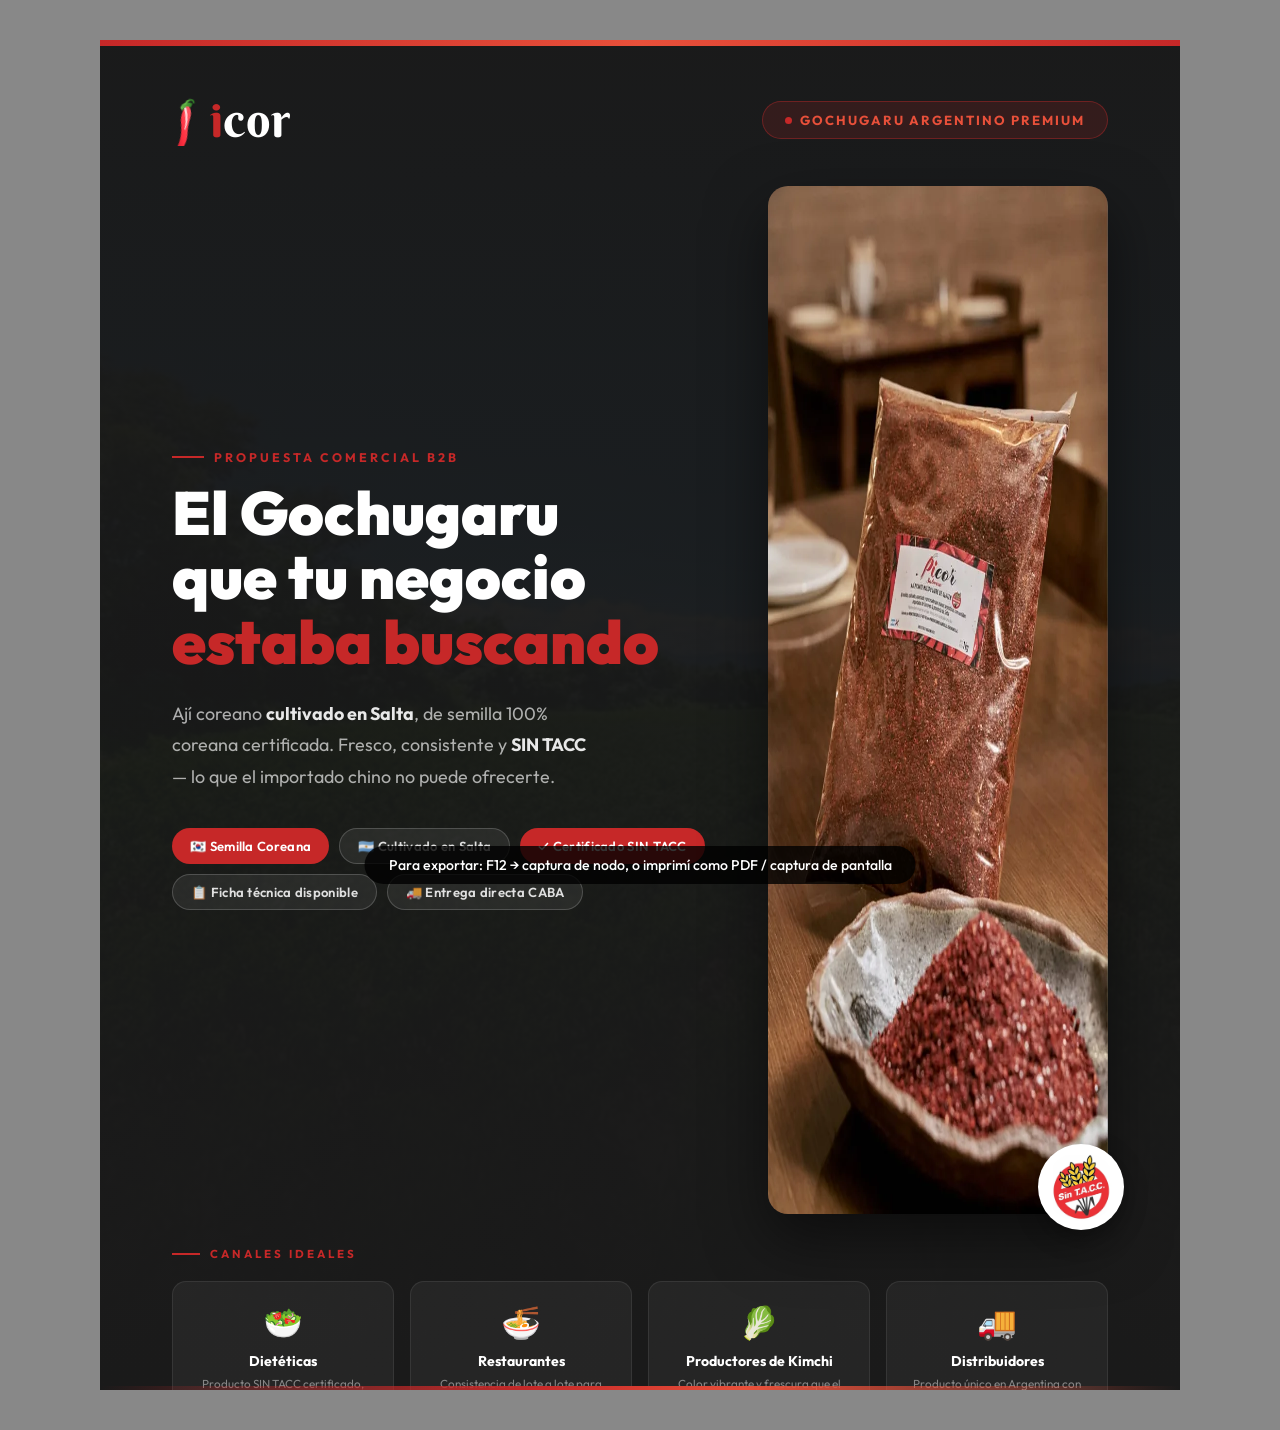
<file: flyer-b2b.html>
<!DOCTYPE html>
<html lang="es">
<head>
  <meta charset="UTF-8">
  <meta name="viewport" content="width=device-width, initial-scale=1.0">
  <meta name="robots" content="noindex, nofollow">
  <title>Flyer B2B — Picor Gochugaru</title>
  <link href="https://fonts.googleapis.com/css2?family=Outfit:wght@300;400;500;600;700;800;900&family=Berkshire+Swash&display=swap" rel="stylesheet">
  <script src="analytics-config.js"></script>
  <script src="analytics.js"></script>
  <style>
    * { margin: 0; padding: 0; box-sizing: border-box; }

    body {
      background: #888;
      display: flex;
      align-items: center;
      justify-content: center;
      min-height: 100vh;
      padding: 40px;
      font-family: 'Outfit', sans-serif;
    }

    /* ——— FLYER WRAPPER ——— */
    .flyer {
      width: 1080px;
      height: 1350px;
      position: relative;
      overflow: hidden;
      background: #1A1A1A;
      flex-shrink: 0;
    }

    /* ——— FONDO HERO ——— */
    .flyer__bg {
      position: absolute;
      inset: 0;
      z-index: 0;
    }
    .flyer__bg img {
      width: 100%;
      height: 100%;
      object-fit: cover;
      opacity: 0.18;
      filter: brightness(0.5) saturate(1.4);
    }
    /* Gradiente encima de la foto */
    .flyer__overlay {
      position: absolute;
      inset: 0;
      z-index: 1;
      background:
        linear-gradient(180deg,
          rgba(26,26,26,0.98) 0%,
          rgba(26,26,26,0.75) 30%,
          rgba(26,26,26,0.55) 55%,
          rgba(26,26,26,0.92) 80%,
          rgba(26,26,26,1)    100%
        );
    }

    /* ——— ACENTO ROJO SUPERIOR ——— */
    .flyer__top-bar {
      position: absolute;
      top: 0; left: 0; right: 0;
      height: 6px;
      background: linear-gradient(90deg, #C62828, #E8503A, #C62828);
      z-index: 10;
    }

    /* ——— CONTENIDO ——— */
    .flyer__content {
      position: relative;
      z-index: 5;
      height: 100%;
      display: flex;
      flex-direction: column;
      padding: 54px 72px 54px;
    }

    /* HEADER */
    .flyer__header {
      display: flex;
      align-items: center;
      justify-content: space-between;
    }

    .logo {
      display: flex;
      align-items: center;
      gap: 10px;
    }
    .logo img {
      height: 52px;
      width: auto;
    }
    .logo__text {
      font-family: 'Berkshire Swash', cursive;
      font-size: 3rem;
      line-height: 1;
      letter-spacing: 0.01em;
    }
    .logo__text .i { color: #C62828; }
    .logo__text .cor { color: #fff; }

    .badge-premium {
      display: inline-flex;
      align-items: center;
      gap: 8px;
      padding: 10px 22px;
      background: rgba(198,40,40,0.15);
      border: 1px solid rgba(198,40,40,0.4);
      border-radius: 60px;
      color: #E8503A;
      font-size: 0.82rem;
      font-weight: 700;
      letter-spacing: 2px;
      text-transform: uppercase;
    }
    .badge-dot {
      width: 7px; height: 7px;
      background: #C62828;
      border-radius: 50%;
    }

    /* HERO ZONE */
    .flyer__hero {
      flex: 1;
      display: flex;
      gap: 60px;
      align-items: center;
      margin-top: 40px;
    }

    .hero__left {
      flex: 1;
      display: flex;
      flex-direction: column;
      gap: 0;
    }

    .hero__tag {
      font-size: 0.78rem;
      font-weight: 700;
      letter-spacing: 3px;
      text-transform: uppercase;
      color: #C62828;
      margin-bottom: 16px;
      display: flex;
      align-items: center;
      gap: 10px;
    }
    .hero__tag::before {
      content: '';
      display: inline-block;
      width: 32px; height: 2px;
      background: #C62828;
    }

    .hero__title {
      font-size: 3.8rem;
      font-weight: 900;
      line-height: 1.06;
      color: #fff;
      margin-bottom: 24px;
    }
    .hero__title em {
      font-style: normal;
      color: #C62828;
    }

    .hero__sub {
      font-size: 1.12rem;
      color: rgba(255,255,255,0.65);
      line-height: 1.75;
      max-width: 420px;
      margin-bottom: 36px;
    }
    .hero__sub strong { color: rgba(255,255,255,0.9); }

    /* Pills de diferenciación */
    .pills {
      display: flex;
      flex-wrap: wrap;
      gap: 10px;
      margin-bottom: 40px;
    }
    .pill {
      display: inline-flex;
      align-items: center;
      gap: 7px;
      padding: 9px 18px;
      border-radius: 60px;
      font-size: 0.82rem;
      font-weight: 600;
      letter-spacing: 0.3px;
    }
    .pill--red {
      background: #C62828;
      color: #fff;
    }
    .pill--outline {
      background: rgba(255,255,255,0.07);
      border: 1px solid rgba(255,255,255,0.18);
      color: rgba(255,255,255,0.85);
    }

    /* ——— IMAGEN DEL PRODUCTO ——— */
    .hero__right {
      width: 340px;
      flex-shrink: 0;
      position: relative;
    }
    .hero__product-wrap {
      position: relative;
    }
    .hero__product-glow {
      position: absolute;
      width: 260px; height: 260px;
      background: radial-gradient(circle, rgba(198,40,40,0.35) 0%, transparent 70%);
      border-radius: 50%;
      top: 50%; left: 50%;
      transform: translate(-50%, -50%);
    }
    .hero__product-img {
      width: 100%;
      border-radius: 20px;
      box-shadow: 0 24px 60px rgba(0,0,0,0.5);
      position: relative;
      z-index: 2;
      display: block;
    }
    .sintacc-badge {
      position: absolute;
      bottom: -16px;
      right: -16px;
      z-index: 5;
      background: #fff;
      border-radius: 50%;
      width: 86px; height: 86px;
      display: flex;
      align-items: center;
      justify-content: center;
      box-shadow: 0 8px 24px rgba(0,0,0,0.3);
    }
    .sintacc-badge img {
      width: 70px; height: 70px;
      object-fit: contain;
      border-radius: 50%;
      display: block;
    }

    /* ——— DIVISOR ——— */
    .divider {
      width: 100%;
      height: 1px;
      background: rgba(255,255,255,0.08);
      margin: 0;
    }

    /* ——— PARA QUIÉN ES ——— */
    .flyer__audience {
      padding-top: 32px;
      padding-bottom: 32px;
    }
    .audience__label {
      font-size: 0.72rem;
      font-weight: 700;
      letter-spacing: 3px;
      text-transform: uppercase;
      color: #C62828;
      margin-bottom: 20px;
      display: flex;
      align-items: center;
      gap: 10px;
    }
    .audience__label::before {
      content: '';
      display: inline-block;
      width: 28px; height: 2px;
      background: #C62828;
    }
    .audience__grid {
      display: grid;
      grid-template-columns: repeat(4, 1fr);
      gap: 16px;
    }
    .audience__card {
      background: rgba(255,255,255,0.05);
      border: 1px solid rgba(255,255,255,0.08);
      border-radius: 14px;
      padding: 20px 18px;
      text-align: center;
      transition: all 0.2s;
    }
    .audience__card-icon {
      font-size: 2rem;
      margin-bottom: 10px;
    }
    .audience__card-title {
      font-size: 0.88rem;
      font-weight: 700;
      color: #fff;
      margin-bottom: 5px;
    }
    .audience__card-desc {
      font-size: 0.73rem;
      color: rgba(255,255,255,0.45);
      line-height: 1.5;
    }

    /* ——— FORMATOS / OFERTA ——— */
    .flyer__formats {
      padding-top: 28px;
      padding-bottom: 28px;
    }
    .formats__label {
      font-size: 0.72rem;
      font-weight: 700;
      letter-spacing: 3px;
      text-transform: uppercase;
      color: #C62828;
      margin-bottom: 18px;
      display: flex;
      align-items: center;
      gap: 10px;
    }
    .formats__label::before {
      content: '';
      display: inline-block;
      width: 28px; height: 2px;
      background: #C62828;
    }
    .formats__row {
      display: flex;
      gap: 18px;
    }
    .format-box {
      flex: 1;
      padding: 20px 24px;
      border-radius: 14px;
      display: flex;
      align-items: center;
      justify-content: space-between;
    }
    .format-box--std {
      background: rgba(255,255,255,0.06);
      border: 1px solid rgba(255,255,255,0.1);
    }
    .format-box--featured {
      background: linear-gradient(135deg, rgba(198,40,40,0.2), rgba(198,40,40,0.08));
      border: 1.5px solid #C62828;
    }
    .format-box__name {
      font-size: 1.1rem;
      font-weight: 800;
      color: #fff;
    }
    .format-box__sub {
      font-size: 0.75rem;
      color: rgba(255,255,255,0.45);
      margin-top: 3px;
    }
    .format-box__tag {
      font-size: 0.72rem;
      font-weight: 700;
      letter-spacing: 1.5px;
      text-transform: uppercase;
      padding: 6px 14px;
      border-radius: 60px;
    }
    .format-box--std .format-box__tag {
      background: rgba(255,255,255,0.08);
      color: rgba(255,255,255,0.6);
    }
    .format-box--featured .format-box__tag {
      background: #C62828;
      color: #fff;
    }

    /* ——— FOOTER CTA ——— */
    .flyer__footer {
      padding-top: 28px;
      display: flex;
      align-items: center;
      justify-content: space-between;
      gap: 24px;
    }
    .contact-info {
      display: flex;
      flex-direction: column;
      gap: 8px;
    }
    .contact-row {
      display: flex;
      align-items: center;
      gap: 10px;
      font-size: 0.88rem;
      color: rgba(255,255,255,0.6);
    }
    .contact-row strong {
      color: rgba(255,255,255,0.9);
      font-size: 0.92rem;
    }
    .contact-icon {
      width: 32px; height: 32px;
      background: rgba(198,40,40,0.2);
      border-radius: 50%;
      display: flex;
      align-items: center;
      justify-content: center;
      font-size: 0.95rem;
      flex-shrink: 0;
    }

    .cta-btn {
      display: inline-flex;
      align-items: center;
      gap: 10px;
      padding: 18px 40px;
      background: #C62828;
      color: #fff;
      border-radius: 60px;
      font-size: 1rem;
      font-weight: 700;
      letter-spacing: 0.5px;
      text-decoration: none;
      white-space: nowrap;
      box-shadow: 0 8px 30px rgba(198,40,40,0.4);
    }
    .cta-btn svg {
      width: 20px; height: 20px;
    }

    .footer__badges {
      display: flex;
      flex-direction: column;
      gap: 8px;
      align-items: flex-end;
    }
    .fbadge {
      display: inline-flex;
      align-items: center;
      gap: 6px;
      padding: 6px 14px;
      background: rgba(255,255,255,0.05);
      border: 1px solid rgba(255,255,255,0.08);
      border-radius: 60px;
      font-size: 0.73rem;
      font-weight: 600;
      color: rgba(255,255,255,0.55);
    }

    /* ——— ACENTO INFERIOR ——— */
    .flyer__bottom-bar {
      position: absolute;
      bottom: 0; left: 0; right: 0;
      height: 4px;
      background: linear-gradient(90deg, transparent, #C62828 40%, #E8503A 60%, transparent);
      z-index: 10;
    }

    /* ——— PRINT / EXPORT HINT ——— */
    .export-hint {
      position: fixed;
      bottom: 16px;
      left: 50%;
      transform: translateX(-50%);
      background: rgba(0,0,0,0.8);
      color: #fff;
      padding: 10px 24px;
      border-radius: 60px;
      font-family: 'Outfit', sans-serif;
      font-size: 0.88rem;
      font-weight: 500;
      pointer-events: none;
      z-index: 100;
    }
  </style>
</head>
<body>
  <noscript><iframe src="https://www.googletagmanager.com/ns.html?id=GTM-W92XXRSR" height="0" width="0" style="display:none;visibility:hidden"></iframe></noscript>

  <div class="flyer">
    <!-- Barras decorativas -->
    <div class="flyer__top-bar"></div>
    <div class="flyer__bottom-bar"></div>

    <!-- Fondo -->
    <div class="flyer__bg">
      <img src="images/proceso-campo-surcos.webp" alt="" width="780" height="585">
    </div>
    <div class="flyer__overlay"></div>

    <!-- Contenido -->
    <div class="flyer__content">

      <!-- HEADER -->
      <header class="flyer__header">
        <div class="logo">
          <img src="images/ui-logo-picor.svg" alt="" width="140" height="260">
          <span class="logo__text"><span class="i">i</span><span class="cor">cor</span></span>
        </div>
        <span class="badge-premium">
          <span class="badge-dot"></span>
          Gochugaru Argentino Premium
        </span>
      </header>

      <!-- HERO -->
      <div class="flyer__hero">
        <div class="hero__left">
          <div class="hero__tag">Propuesta Comercial B2B</div>
          <h1 class="hero__title">
            El Gochugaru<br>
            que tu negocio<br>
            <em>estaba buscando</em>
          </h1>
          <p class="hero__sub">
            Ají coreano <strong>cultivado en Salta</strong>, de semilla 100% coreana certificada.
            Fresco, consistente y <strong>SIN TACC</strong> — lo que el importado chino no puede ofrecerte.
          </p>

          <!-- Pills -->
          <div class="pills">
            <span class="pill pill--red">🇰🇷 Semilla Coreana</span>
            <span class="pill pill--outline">🇦🇷 Cultivado en Salta</span>
            <span class="pill pill--red">✓ Certificado SIN TACC</span>
            <span class="pill pill--outline">📋 Ficha técnica disponible</span>
            <span class="pill pill--outline">🚚 Entrega directa CABA</span>
          </div>
        </div>

        <!-- Producto -->
        <div class="hero__right">
          <div class="hero__product-wrap">
            <div class="hero__product-glow"></div>
            <img class="hero__product-img" src="images/hero-producto-flotante.webp" alt="Gochugaru Picor" width="700" height="1028">
            <div class="sintacc-badge">
              <img src="images/ui-badge-sin-tacc.webp" alt="Sin TACC" width="300" height="339">
            </div>
          </div>
        </div>
      </div>

      <div class="divider"></div>

      <!-- PARA QUIÉN -->
      <div class="flyer__audience">
        <div class="audience__label">Canales ideales</div>
        <div class="audience__grid">
          <div class="audience__card">
            <div class="audience__card-icon">🥗</div>
            <div class="audience__card-title">Dietéticas</div>
            <div class="audience__card-desc">Producto SIN TACC certificado, diferencial en góndola</div>
          </div>
          <div class="audience__card">
            <div class="audience__card-icon">🍜</div>
            <div class="audience__card-title">Restaurantes</div>
            <div class="audience__card-desc">Consistencia de lote a lote para estandarizar recetas</div>
          </div>
          <div class="audience__card">
            <div class="audience__card-icon">🥬</div>
            <div class="audience__card-title">Productores de Kimchi</div>
            <div class="audience__card-desc">Color vibrante y frescura que el importado no da</div>
          </div>
          <div class="audience__card">
            <div class="audience__card-icon">🚚</div>
            <div class="audience__card-title">Distribuidores</div>
            <div class="audience__card-desc">Producto único en Argentina con demanda K-Food en crecimiento</div>
          </div>
        </div>
      </div>

      <div class="divider"></div>

      <!-- FORMATOS -->
      <div class="flyer__formats">
        <div class="formats__label">Formatos gastronómicos</div>
        <div class="formats__row">
          <div class="format-box format-box--std">
            <div>
              <div class="format-box__name">Paquete 750 g</div>
              <div class="format-box__sub">Ideal para rotación media</div>
            </div>
            <span class="format-box__tag">Disponible</span>
          </div>
          <div class="format-box format-box--featured">
            <div>
              <div class="format-box__name">Paquete 1 kg</div>
              <div class="format-box__sub">Mejor precio por kilo · Alta rotación</div>
            </div>
            <span class="format-box__tag">Recomendado</span>
          </div>
        </div>
      </div>

      <div class="divider"></div>

      <!-- FOOTER CTA -->
      <footer class="flyer__footer">
        <div class="contact-info">
          <div class="contact-row">
            <span class="contact-icon">📱</span>
            <div><strong>+54 9 11 3430-0029</strong></div>
          </div>
          <div class="contact-row">
            <span class="contact-icon">📧</span>
            <div><strong>info@picor.com.ar</strong></div>
          </div>
          <div class="contact-row">
            <span class="contact-icon">🌐</span>
            <div>picor.com.ar</div>
          </div>
          <div class="contact-row">
            <span class="contact-icon">🔒</span>
            <div><a href="/privacy.html" style="color: inherit;">Política de Privacidad</a></div>
          </div>
        </div>

        <a class="cta-btn" href="https://wa.me/5491134300029" target="_blank" rel="noopener noreferrer" data-analytics-event="cta_click" data-analytics-label="flyer_whatsapp">
          Consultar precio y disponibilidad
          <svg viewBox="0 0 24 24" fill="none" stroke="currentColor" stroke-width="2.5">
            <path d="M5 12h14M12 5l7 7-7 7"/>
          </svg>
        </a>

        <div class="footer__badges">
          <span class="fbadge">✓ RNPA y documentación completa</span>
          <span class="fbadge">🇦🇷 Industria Argentina</span>
          <span class="fbadge">📰 Publicado en Clarín Rural</span>
        </div>
      </footer>

    </div><!-- /content -->
  </div><!-- /flyer -->

  <p class="export-hint">Para exportar: F12 → captura de nodo, o imprimí como PDF / captura de pantalla</p>

</body>
</html>
</file>
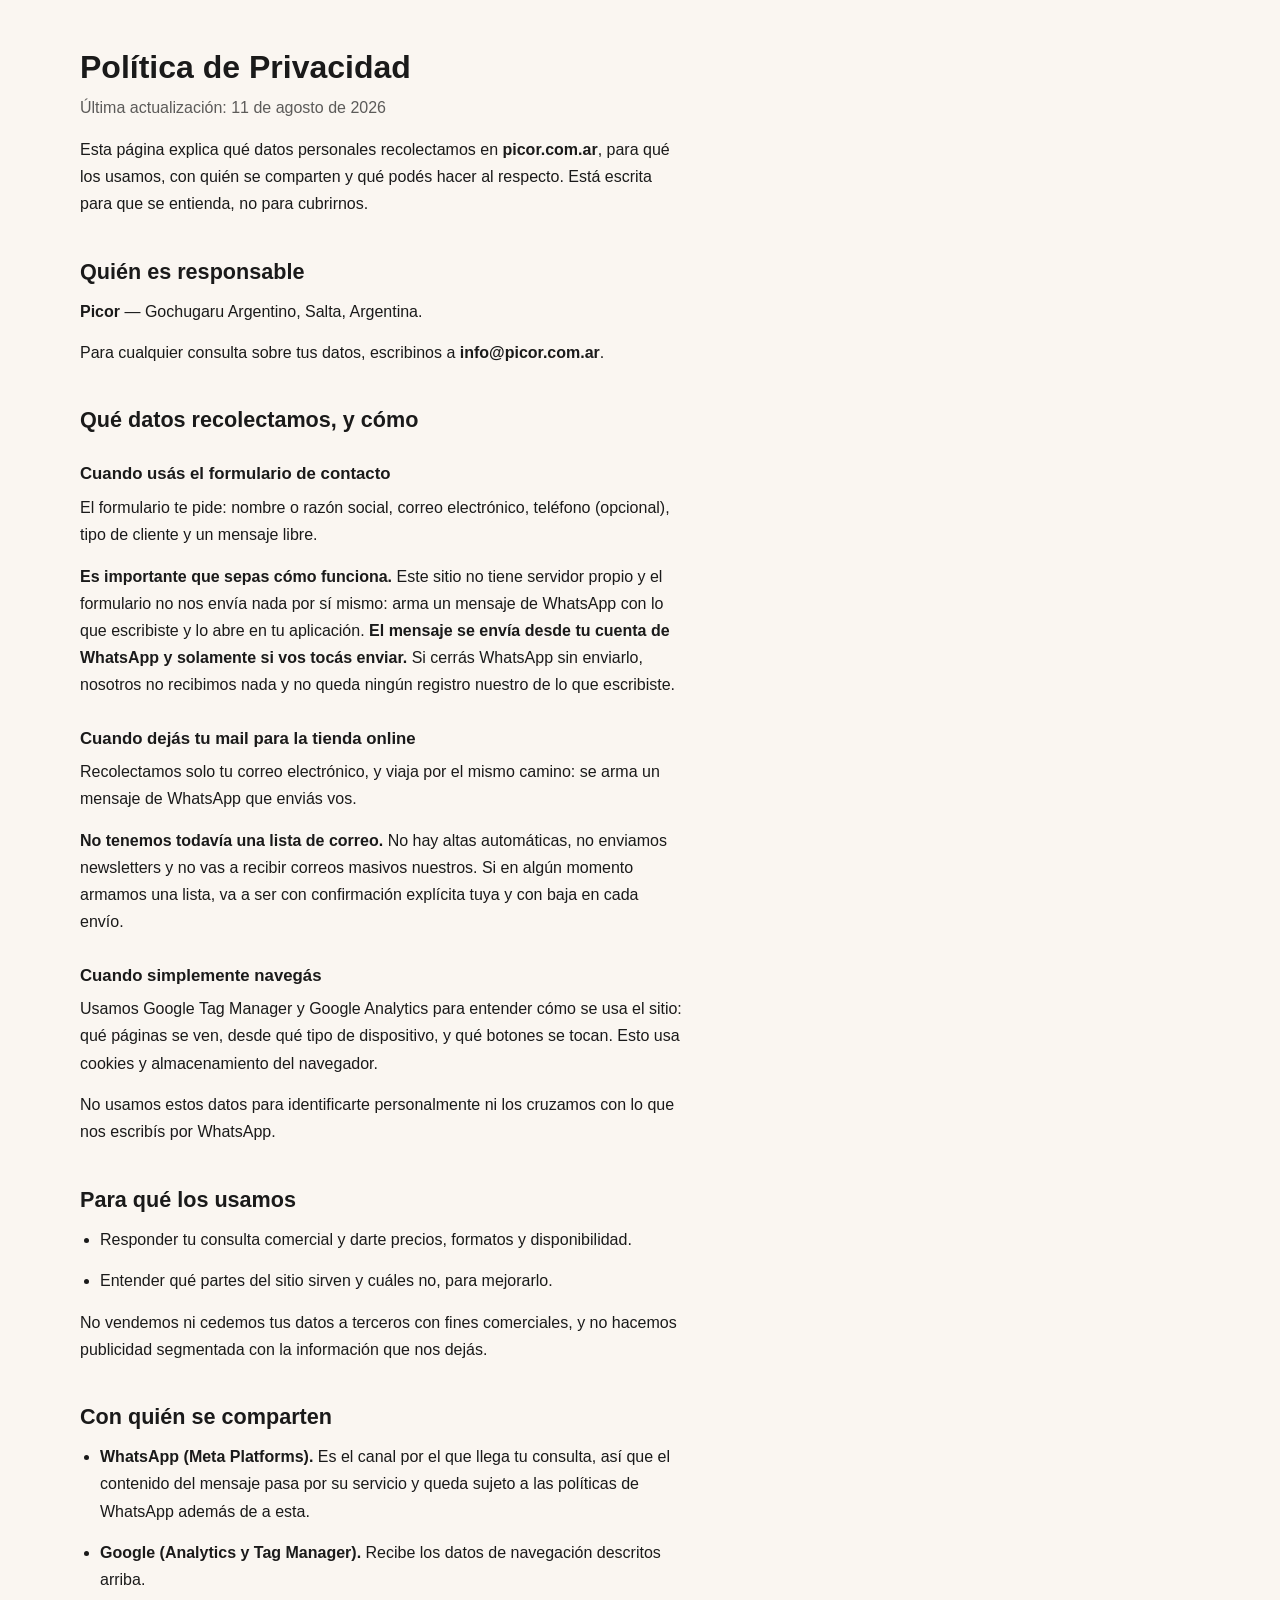
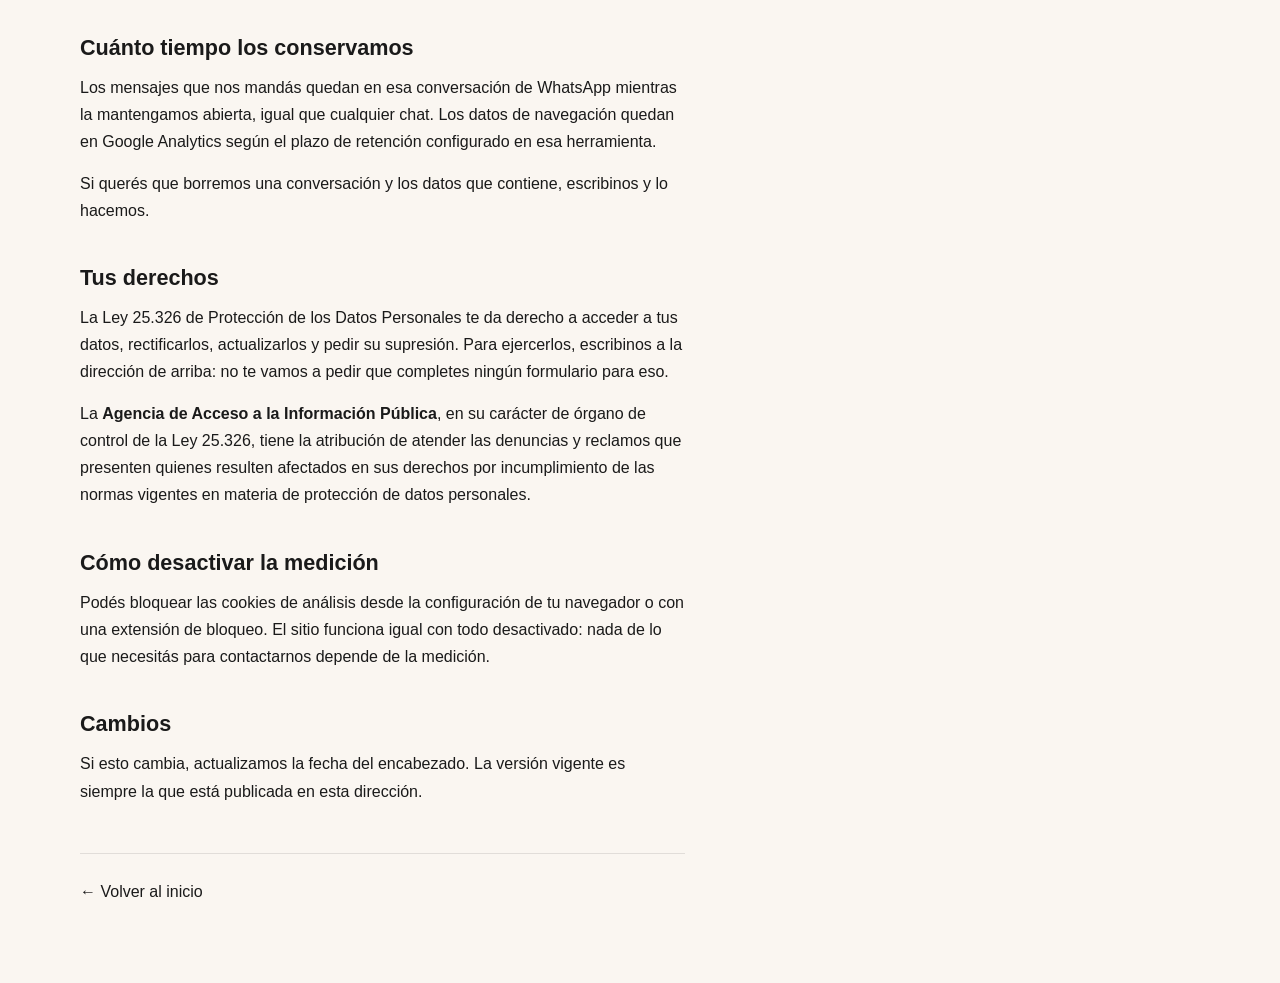
<file: privacy.html>
<!DOCTYPE html>
<html lang="es">
<head>
  <meta charset="UTF-8">
  <meta name="viewport" content="width=device-width, initial-scale=1.0">
  <title>Política de Privacidad — Picor</title>
  <meta name="description" content="Qué datos personales recolecta picor.com.ar, para qué, con quién se comparten y cómo ejercer tus derechos bajo la Ley 25.326.">
  <meta name="robots" content="index, follow">
  <link rel="canonical" href="https://picor.com.ar/privacy.html">

  <link rel="stylesheet" href="style.css">
  <link rel="icon" type="image/svg+xml" href="images/ui-favicon.svg">
  <link rel="shortcut icon" href="/favicon.ico">
  <meta name="theme-color" content="#C62828">

  <!-- No se cargan tipografías externas en esta página, a diferencia del resto del sitio.
       Handbook §26: cada origen de terceros contactado en el primer render alcanza a ese tercero
       con la dirección del visitante antes de cualquier elección. En una página que existe
       justamente para explicar qué datos se comparten, hacerlo sería contradictorio. El resto del
       sitio todavía las carga: está registrado como DEBT-04. -->

  <script src="analytics-config.js"></script>
  <script src="analytics.js"></script>
</head>
<body>
  <a class="skip-link" href="#main">Saltar al contenido</a>

  <main id="main" class="legal">
    <div class="container">
      <h1>Política de Privacidad</h1>

      <p class="legal__updated">Última actualización: 11 de agosto de 2026</p>

      <p>
        Esta página explica qué datos personales recolectamos en <strong>picor.com.ar</strong>, para
        qué los usamos, con quién se comparten y qué podés hacer al respecto. Está escrita para que
        se entienda, no para cubrirnos.
      </p>

      <h2>Quién es responsable</h2>
      <p>
        <strong>Picor</strong> — Gochugaru Argentino, Salta, Argentina.
      </p>
      <p>
        Para cualquier consulta sobre tus datos, escribinos a
        <!-- La dirección va como texto y no como enlace mailto: deliberadamente.
             Handbook §26: todo identificador externo vive en config.js y en ningún otro lado.
             Escribirlo acá como enlace agregaría una novena copia literal del mismo dato
             (DEBT-01). Cuando site.js construya los destinos desde config.js, esto pasa a ser un
             enlace real. No lo "arregles" agregando mailto: — eso sube el ratchet. -->
        <strong>info@picor.com.ar</strong>.
      </p>

      <h2>Qué datos recolectamos, y cómo</h2>

      <h3>Cuando usás el formulario de contacto</h3>
      <p>
        El formulario te pide: nombre o razón social, correo electrónico, teléfono (opcional), tipo
        de cliente y un mensaje libre.
      </p>
      <p>
        <strong>Es importante que sepas cómo funciona.</strong> Este sitio no tiene servidor propio y
        el formulario no nos envía nada por sí mismo: arma un mensaje de WhatsApp con lo que
        escribiste y lo abre en tu aplicación. <strong>El mensaje se envía desde tu cuenta de
        WhatsApp y solamente si vos tocás enviar.</strong> Si cerrás WhatsApp sin enviarlo, nosotros
        no recibimos nada y no queda ningún registro nuestro de lo que escribiste.
      </p>

      <h3>Cuando dejás tu mail para la tienda online</h3>
      <p>
        Recolectamos solo tu correo electrónico, y viaja por el mismo camino: se arma un mensaje de
        WhatsApp que enviás vos.
      </p>
      <p>
        <strong>No tenemos todavía una lista de correo.</strong> No hay altas automáticas, no
        enviamos newsletters y no vas a recibir correos masivos nuestros. Si en algún momento
        armamos una lista, va a ser con confirmación explícita tuya y con baja en cada envío.
      </p>

      <h3>Cuando simplemente navegás</h3>
      <p>
        Usamos Google Tag Manager y Google Analytics para entender cómo se usa el sitio: qué páginas
        se ven, desde qué tipo de dispositivo, y qué botones se tocan. Esto usa cookies y
        almacenamiento del navegador.
      </p>
      <p>
        No usamos estos datos para identificarte personalmente ni los cruzamos con lo que nos
        escribís por WhatsApp.
      </p>

      <h2>Para qué los usamos</h2>
      <ul>
        <li>Responder tu consulta comercial y darte precios, formatos y disponibilidad.</li>
        <li>Entender qué partes del sitio sirven y cuáles no, para mejorarlo.</li>
      </ul>
      <p>
        No vendemos ni cedemos tus datos a terceros con fines comerciales, y no hacemos publicidad
        segmentada con la información que nos dejás.
      </p>

      <h2>Con quién se comparten</h2>
      <ul>
        <li>
          <strong>WhatsApp (Meta Platforms).</strong> Es el canal por el que llega tu consulta, así
          que el contenido del mensaje pasa por su servicio y queda sujeto a las políticas de
          WhatsApp además de a esta.
        </li>
        <li>
          <strong>Google (Analytics y Tag Manager).</strong> Recibe los datos de navegación
          descritos arriba.
        </li>
      </ul>

      <h2>Cuánto tiempo los conservamos</h2>
      <p>
        Los mensajes que nos mandás quedan en esa conversación de WhatsApp mientras la mantengamos
        abierta, igual que cualquier chat. Los datos de navegación quedan en Google Analytics según
        el plazo de retención configurado en esa herramienta.
      </p>
      <p>
        Si querés que borremos una conversación y los datos que contiene, escribinos y lo hacemos.
      </p>

      <h2>Tus derechos</h2>
      <p>
        La Ley 25.326 de Protección de los Datos Personales te da derecho a acceder a tus datos,
        rectificarlos, actualizarlos y pedir su supresión. Para ejercerlos, escribinos a la dirección
        de arriba: no te vamos a pedir que completes ningún formulario para eso.
      </p>
      <p>
        La <strong>Agencia de Acceso a la Información Pública</strong>, en su carácter de órgano de
        control de la Ley 25.326, tiene la atribución de atender las denuncias y reclamos que
        presenten quienes resulten afectados en sus derechos por incumplimiento de las normas
        vigentes en materia de protección de datos personales.
      </p>

      <h2>Cómo desactivar la medición</h2>
      <p>
        Podés bloquear las cookies de análisis desde la configuración de tu navegador o con una
        extensión de bloqueo. El sitio funciona igual con todo desactivado: nada de lo que necesitás
        para contactarnos depende de la medición.
      </p>

      <h2>Cambios</h2>
      <p>
        Si esto cambia, actualizamos la fecha del encabezado. La versión vigente es siempre la que
        está publicada en esta dirección.
      </p>

      <p class="legal__back"><a href="/">← Volver al inicio</a></p>
    </div>
  </main>
</body>
</html>
</file>
<file: style.css>
/* ============================================
   PICOR - GOCHUGARU PREMIUM LANDING PAGE
   Agro-Chic Premium Design System
   ============================================ */

/* --- Google Fonts loaded via HTML <link> for performance --- */

/* --- CSS Custom Properties (Design Tokens) --- */
:root {
  /* Colors */
  --red-vibrant: #C62828;
  --red-deep: #8E0000;
  --red-soft: #E8503A;
  --red-glow: rgba(198, 40, 40, 0.15);
  
  --carbon: #1A1A1A;
  --carbon-light: #2D2D2D;
  --carbon-medium: #3A3A3A;
  --gray-dark: #4A4A4A;
  --gray-mid: #7A7A7A;
  --gray-light: #B0B0B0;
  
  --cream: #FAF6F1;
  --cream-warm: #F5EDE3;
  --white: #FFFFFF;
  --white-transparent: rgba(255, 255, 255, 0.92);
  
  --terracota: #C07A4B;
  --terracota-soft: #D4956A;
  --olive: #6B7B3A;
  --olive-soft: #8A9B5A;
  
  /* Typography */
  --font-display: 'Outfit', sans-serif;
  --font-korean: 'Noto Serif KR', serif;
  --font-body: 'Inter', sans-serif;
  --font-brand: 'Berkshire Swash', cursive;
  
  /* Spacing */
  --section-padding: clamp(60px, 8vw, 120px);
  --container-max: 1200px;
  --container-wide: 1400px;
  
  /* Shadows */
  --shadow-sm: 0 2px 8px rgba(0, 0, 0, 0.06);
  --shadow-md: 0 8px 30px rgba(0, 0, 0, 0.1);
  --shadow-lg: 0 20px 60px rgba(0, 0, 0, 0.15);
  --shadow-red: 0 8px 30px rgba(198, 40, 40, 0.25);
  
  /* Borders */
  --radius-sm: 8px;
  --radius-md: 16px;
  --radius-lg: 24px;
  --radius-xl: 32px;
  
  /* Transitions */
  --ease-out: cubic-bezier(0.16, 1, 0.3, 1);
  --transition-fast: 0.2s var(--ease-out);
  --transition-mid: 0.4s var(--ease-out);
  --transition-slow: 0.7s var(--ease-out);
}

/* --- Reset & Base --- */
*,
*::before,
*::after {
  margin: 0;
  padding: 0;
  box-sizing: border-box;
}

html {
  scroll-behavior: smooth;
  font-size: 16px;
  -webkit-font-smoothing: antialiased;
  -moz-osx-font-smoothing: grayscale;
}

body {
  font-family: var(--font-body);
  color: var(--carbon);
  background: var(--cream);
  line-height: 1.7;
  overflow-x: hidden;
}

img {
  max-width: 100%;
  height: auto;
  display: block;
}

a {
  text-decoration: none;
  color: inherit;
  transition: color var(--transition-fast);
}

/* --- Utility Classes --- */
.container {
  width: 100%;
  max-width: var(--container-max);
  margin: 0 auto;
  padding: 0 clamp(20px, 4vw, 40px);
}

.container--wide {
  max-width: var(--container-wide);
}

.sr-only {
  position: absolute;
  width: 1px;
  height: 1px;
  overflow: hidden;
  clip: rect(0, 0, 0, 0);
}

/* --- Scroll Animations --- */
.reveal {
  opacity: 0;
  transform: translateY(40px);
  transition: opacity 0.8s var(--ease-out), transform 0.8s var(--ease-out);
}

.reveal.visible {
  opacity: 1;
  transform: translateY(0);
}

.reveal-left {
  opacity: 0;
  transform: translateX(-60px);
  transition: opacity 0.8s var(--ease-out), transform 0.8s var(--ease-out);
}

.reveal-left.visible {
  opacity: 1;
  transform: translateX(0);
}

.reveal-right {
  opacity: 0;
  transform: translateX(60px);
  transition: opacity 0.8s var(--ease-out), transform 0.8s var(--ease-out);
}

.reveal-right.visible {
  opacity: 1;
  transform: translateX(0);
}

.reveal-scale {
  opacity: 0;
  transform: scale(0.9);
  transition: opacity 0.8s var(--ease-out), transform 0.8s var(--ease-out);
}

.reveal-scale.visible {
  opacity: 1;
  transform: scale(1);
}

/* Staggered delays */
.delay-1 { transition-delay: 0.1s; }
.delay-2 { transition-delay: 0.2s; }
.delay-3 { transition-delay: 0.3s; }
.delay-4 { transition-delay: 0.4s; }

/* --- Typography --- */
.section-label {
  font-family: var(--font-display);
  font-size: 0.8rem;
  font-weight: 600;
  letter-spacing: 3px;
  text-transform: uppercase;
  color: var(--red-vibrant);
  margin-bottom: 12px;
  display: flex;
  align-items: center;
  gap: 10px;
}

.section-label::before {
  content: '';
  display: inline-block;
  width: 30px;
  height: 2px;
  background: var(--red-vibrant);
}

.section-title {
  font-family: var(--font-display);
  font-weight: 800;
  line-height: 1.15;
  color: var(--carbon);
  margin-bottom: 20px;
}

.section-title--lg {
  font-size: clamp(2rem, 4vw, 3.2rem);
}

.section-title--md {
  font-size: clamp(1.6rem, 3vw, 2.4rem);
}

.section-desc {
  font-size: clamp(1rem, 1.2vw, 1.15rem);
  color: var(--gray-dark);
  line-height: 1.8;
  max-width: 600px;
}

/* --- Buttons --- */
.btn {
  display: inline-flex;
  align-items: center;
  gap: 10px;
  padding: 16px 36px;
  border-radius: 60px;
  font-family: var(--font-display);
  font-weight: 600;
  font-size: 0.95rem;
  letter-spacing: 0.5px;
  border: none;
  cursor: pointer;
  transition: all var(--transition-mid);
  position: relative;
  overflow: hidden;
}

.btn::after {
  content: '';
  position: absolute;
  inset: 0;
  background: rgba(255, 255, 255, 0.15);
  opacity: 0;
  transition: opacity var(--transition-fast);
}

.btn:hover::after {
  opacity: 1;
}

.btn--primary {
  background: var(--red-vibrant);
  color: var(--white);
  box-shadow: var(--shadow-red);
}

.btn--primary:hover {
  background: var(--red-deep);
  transform: translateY(-2px);
  box-shadow: 0 12px 40px rgba(198, 40, 40, 0.35);
}

.btn--outline {
  background: transparent;
  color: var(--white);
  border: 2px solid rgba(255, 255, 255, 0.5);
}

.btn--outline:hover {
  background: rgba(255, 255, 255, 0.1);
  border-color: var(--white);
  transform: translateY(-2px);
}

.btn--outline-dark {
  background: transparent;
  color: var(--carbon);
  border: 2px solid var(--carbon);
}

.btn--outline-dark:hover {
  background: var(--carbon);
  color: var(--white);
  transform: translateY(-2px);
}

.btn--secondary {
  background: var(--carbon);
  color: var(--white);
}

.btn--secondary:hover {
  background: var(--carbon-light);
  transform: translateY(-2px);
}

.btn-icon {
  width: 20px;
  height: 20px;
  transition: transform var(--transition-fast);
}

.btn:hover .btn-icon {
  transform: translateX(4px);
}

/* ============================================
   NAVIGATION
   ============================================ */
.nav {
  position: fixed;
  top: 0;
  left: 0;
  right: 0;
  z-index: 1000;
  padding: 20px 0;
  transition: all var(--transition-mid);
}

.nav.scrolled {
  background: rgba(26, 26, 26, 0.95);
  backdrop-filter: blur(20px);
  padding: 12px 0;
  box-shadow: 0 4px 30px rgba(0, 0, 0, 0.3);
}

.nav__inner {
  display: flex;
  align-items: center;
  justify-content: space-between;
}

.nav__logo {
  --brand-logo-text: var(--white);
  display: inline-flex;
  align-items: center;
  color: var(--white);
}

.brand-logo {
  display: inline-flex;
  align-items: center;
  gap: 0;
  line-height: 1;
}

.brand-logo__mark {
  width: auto;
  height: 1.4em;
  flex-shrink: 0;
  transform-origin: center;
  transition: transform var(--transition-mid);
  margin-right: -1px;
  transform: translateY(2px);
}

.brand-logo__word {
  display: inline-flex;
  align-items: center;
  font-family: var(--font-brand);
  font-size: inherit;
  letter-spacing: 0.01em;
  white-space: nowrap;
  text-rendering: geometricPrecision;
  transition: transform var(--transition-mid);
}

.brand-logo__i {
  color: var(--red-vibrant);
  margin-left: 0;
  margin-right: -1px;
}

.brand-logo__cor {
  color: var(--brand-logo-text, var(--carbon));
}

.nav__logo .brand-logo__cor,
.footer__logo .brand-logo__cor,
.footer__brand .brand-logo__cor {
  color: var(--white);
}

.nav__logo .brand-logo {
  font-size: 1.8rem;
}

.footer__logo .brand-logo,
.footer__brand .brand-logo {
  font-size: 2rem;
}

.nav__logo:hover .brand-logo__mark,
.footer__logo:hover .brand-logo__mark {
  transform: translateY(-1px) rotate(-2deg);
}

.nav__logo:hover .brand-logo__word,
.footer__logo:hover .brand-logo__word {
  transform: translateY(0);
}

.nav__links {
  display: flex;
  gap: 32px;
  list-style: none;
  align-items: center;
}

.nav__links a {
  font-family: var(--font-display);
  font-size: 0.88rem;
  font-weight: 500;
  color: rgba(255, 255, 255, 0.75);
  letter-spacing: 0.5px;
  position: relative;
  padding: 4px 0;
  transition: color var(--transition-fast);
}

.nav__links a::after {
  content: '';
  position: absolute;
  bottom: -2px;
  left: 0;
  width: 0;
  height: 2px;
  background: var(--red-vibrant);
  transition: width var(--transition-mid);
}

.nav__links a:hover {
  color: var(--white);
}

.nav__links a:hover::after {
  width: 100%;
}

.nav__cta {
  padding: 10px 24px !important;
  font-size: 0.85rem !important;
  background: var(--red-vibrant);
  color: var(--white) !important;
  border-radius: 60px;
  opacity: 1 !important;
}

.nav__cta::after {
  display: none;
}

.nav__cta:hover {
  background: var(--red-deep) !important;
}

.nav__hamburger {
  display: none;
  flex-direction: column;
  gap: 5px;
  cursor: pointer;
  padding: 8px;
  z-index: 1001;
}

.nav__hamburger span {
  width: 28px;
  height: 2px;
  background: var(--white);
  transition: all var(--transition-fast);
  border-radius: 2px;
}

.nav__hamburger.active span:nth-child(1) {
  transform: rotate(45deg) translate(5px, 5px);
}

.nav__hamburger.active span:nth-child(2) {
  opacity: 0;
}

.nav__hamburger.active span:nth-child(3) {
  transform: rotate(-45deg) translate(5px, -5px);
}

/* ============================================
   HERO SECTION
   ============================================ */
.hero {
  position: relative;
  min-height: 100vh;
  display: flex;
  align-items: center;
  overflow: hidden;
  background: var(--carbon);
}

.hero__bg {
  position: absolute;
  inset: 0;
  z-index: 1;
}

.hero__bg img {
  width: 100%;
  height: 100%;
  object-fit: cover;
  opacity: 0.5;
  filter: brightness(0.6);
}

.hero__gradient {
  position: absolute;
  inset: 0;
  z-index: 2;
  background: 
    linear-gradient(135deg, rgba(26, 26, 26, 0.95) 0%, rgba(26, 26, 26, 0.6) 50%, rgba(198, 40, 40, 0.2) 100%),
    linear-gradient(180deg, transparent 60%, var(--carbon) 100%);
}

.hero__content {
  position: relative;
  z-index: 3;
  padding-top: 120px;
  padding-bottom: 80px;
  display: grid;
  grid-template-columns: 1fr 1fr;
  gap: 60px;
  align-items: center;
}

.hero__text {
  max-width: 620px;
}

.hero__badge {
  display: inline-flex;
  align-items: center;
  gap: 8px;
  padding: 8px 18px;
  background: rgba(198, 40, 40, 0.15);
  border: 1px solid rgba(198, 40, 40, 0.3);
  border-radius: 60px;
  color: var(--red-soft);
  font-family: var(--font-display);
  font-size: 0.78rem;
  font-weight: 600;
  letter-spacing: 1.5px;
  text-transform: uppercase;
  margin-bottom: 28px;
  animation: fadeInDown 0.8s var(--ease-out) 0.2s both;
}

.hero__badge-dot {
  width: 6px;
  height: 6px;
  background: var(--red-vibrant);
  border-radius: 50%;
  animation: pulse-dot 2s ease-in-out infinite;
}

@keyframes fadeInDown {
  from { opacity: 0; transform: translateY(-20px); }
  to { opacity: 1; transform: translateY(0); }
}

.hero__title {
  font-family: var(--font-display);
  font-size: clamp(2.8rem, 5.5vw, 4.5rem);
  font-weight: 900;
  color: var(--white);
  line-height: 1.08;
  margin-bottom: 12px;
  animation: fadeInUp 0.8s var(--ease-out) 0.4s both;
}

.hero__title-kr {
  font-family: var(--font-korean);
  font-size: 0.55em;
  display: block;
  color: rgba(255, 255, 255, 0.4);
  font-weight: 400;
  margin-top: 4px;
  letter-spacing: 4px;
}

.hero__title em {
  font-style: normal;
  color: var(--red-vibrant);
  position: relative;
}

.hero__subtitle {
  font-family: var(--font-body);
  font-size: clamp(1.05rem, 1.4vw, 1.25rem);
  color: rgba(255, 255, 255, 0.7);
  line-height: 1.75;
  margin-bottom: 40px;
  max-width: 520px;
  animation: fadeInUp 0.8s var(--ease-out) 0.6s both;
}

.hero__actions {
  display: flex;
  flex-wrap: wrap;
  gap: 16px;
  animation: fadeInUp 0.8s var(--ease-out) 0.8s both;
}

.hero__stats {
  display: flex;
  gap: 40px;
  margin-top: 50px;
  padding-top: 40px;
  border-top: 1px solid rgba(255, 255, 255, 0.1);
  animation: fadeInUp 0.8s var(--ease-out) 1s both;
}

.hero__stat-number {
  font-family: var(--font-display);
  font-size: 2.2rem;
  font-weight: 800;
  color: var(--white);
  line-height: 1;
}

.hero__stat-number span {
  color: var(--red-vibrant);
}

.hero__stat-label {
  font-size: 0.82rem;
  color: rgba(255, 255, 255, 0.5);
  margin-top: 6px;
  font-weight: 400;
}

.hero__visual {
  position: relative;
  display: flex;
  align-items: center;
  justify-content: center;
  animation: fadeInRight 1s var(--ease-out) 0.5s both;
}

@keyframes fadeInRight {
  from { opacity: 0; transform: translateX(60px); }
  to { opacity: 1; transform: translateX(0); }
}

.hero__product-image {
  width: 100%;
  max-width: 480px;
  border-radius: var(--radius-lg);
  box-shadow: var(--shadow-lg);
  position: relative;
  z-index: 2;
  transition: transform var(--transition-slow);
}

.hero__product-image:hover {
  transform: scale(1.03) rotate(1deg);
}

.hero__product-glow {
  position: absolute;
  width: 300px;
  height: 300px;
  background: radial-gradient(circle, rgba(198, 40, 40, 0.3) 0%, transparent 70%);
  border-radius: 50%;
  z-index: 1;
  animation: glow-float 5s ease-in-out infinite;
}

@keyframes glow-float {
  0%, 100% { transform: translate(-10%, -10%) scale(1); }
  50% { transform: translate(10%, 10%) scale(1.2); }
}

@keyframes pulse-dot {
  0%, 100% { transform: scale(1); opacity: 1; }
  50% { transform: scale(1.5); opacity: 0.6; }
}

@keyframes fadeInUp {
  from { opacity: 0; transform: translateY(30px); }
  to { opacity: 1; transform: translateY(0); }
}

/* Video de fondo del hero */
.hero__bg video {
  position: absolute;
  inset: 0;
  width: 100%;
  height: 100%;
  object-fit: cover;
  opacity: 0.5;
  filter: brightness(0.6);
}

/* SIN TACC Badge */
.hero__sintacc {
  position: absolute;
  bottom: 20px;
  right: 20px;
  background: var(--white);
  border-radius: 50%;
  width: 72px;
  height: 72px;
  display: flex;
  flex-direction: column;
  align-items: center;
  justify-content: center;
  box-shadow: var(--shadow-md);
  z-index: 5;
  animation: fadeInUp 0.8s var(--ease-out) 1.2s both;
}

.hero__sintacc-text {
  font-family: var(--font-display);
  font-weight: 800;
  font-size: 0.6rem;
  color: var(--red-vibrant);
  text-align: center;
  line-height: 1.1;
}

.hero__sintacc-icon {
  font-size: 1.4rem;
  margin-bottom: 2px;
}

/* ============================================
   DIFERENCIACIÓN (Ellos vs Nosotros)
   ============================================ */
.comparison {
  padding: var(--section-padding) 0;
  background: var(--white);
  position: relative;
  overflow: hidden;
}

.comparison__header {
  text-align: center;
  max-width: 700px;
  margin: 0 auto 60px;
}

.comparison__grid {
  display: grid;
  grid-template-columns: 1fr auto 1fr;
  gap: 0;
  align-items: stretch;
  max-width: 1000px;
  margin: 0 auto;
}

/* Side A - Importado */
.comparison__side {
  padding: 48px 40px;
  border-radius: var(--radius-lg);
  position: relative;
}

.comparison__side--them {
  background: #F0ECEA;
  border: 1px solid #E0D9D4;
}

.comparison__side--us {
  background: linear-gradient(135deg, #FFF5F3, #FFF9F7);
  border: 2px solid var(--red-vibrant);
  box-shadow: var(--shadow-red);
}

.comparison__side-tag {
  font-family: var(--font-display);
  font-size: 0.72rem;
  font-weight: 700;
  letter-spacing: 2px;
  text-transform: uppercase;
  margin-bottom: 16px;
  padding: 6px 16px;
  border-radius: 60px;
  display: inline-block;
}

.comparison__side--them .comparison__side-tag {
  background: rgba(0, 0, 0, 0.08);
  color: var(--gray-mid);
}

.comparison__side--us .comparison__side-tag {
  background: var(--red-vibrant);
  color: var(--white);
}

.comparison__side-title {
  font-family: var(--font-display);
  font-size: 1.35rem;
  font-weight: 700;
  margin-bottom: 24px;
}

.comparison__side--them .comparison__side-title {
  color: var(--gray-mid);
}

.comparison__side--us .comparison__side-title {
  color: var(--carbon);
}

.comparison__list {
  list-style: none;
  display: flex;
  flex-direction: column;
  gap: 18px;
}

.comparison__list li {
  display: flex;
  align-items: flex-start;
  gap: 12px;
  font-size: 0.95rem;
  line-height: 1.5;
}

.comparison__side--them .comparison__list li {
  color: var(--gray-mid);
}

.comparison__side--us .comparison__list li {
  color: var(--carbon);
  font-weight: 500;
}

.comparison__icon {
  width: 24px;
  height: 24px;
  border-radius: 50%;
  display: flex;
  align-items: center;
  justify-content: center;
  flex-shrink: 0;
  font-size: 0.75rem;
  margin-top: 2px;
}

.comparison__side--them .comparison__icon {
  background: rgba(0, 0, 0, 0.08);
  color: var(--gray-mid);
}

.comparison__side--us .comparison__icon {
  background: var(--red-vibrant);
  color: var(--white);
}

/* VS Divider */
.comparison__vs {
  display: flex;
  align-items: center;
  justify-content: center;
  width: 60px;
  position: relative;
  z-index: 2;
}

.comparison__vs-badge {
  width: 56px;
  height: 56px;
  background: var(--carbon);
  color: var(--white);
  border-radius: 50%;
  display: flex;
  align-items: center;
  justify-content: center;
  font-family: var(--font-display);
  font-weight: 800;
  font-size: 0.85rem;
  letter-spacing: 1px;
  box-shadow: var(--shadow-md);
  flex-shrink: 0;
}

/* ============================================
   PILARES DE CALIDAD
   ============================================ */
.pillars {
  padding: var(--section-padding) 0;
  background: var(--cream);
  position: relative;
}

.pillars__header {
  text-align: center;
  max-width: 650px;
  margin: 0 auto 60px;
}

.pillars__grid {
  display: grid;
  grid-template-columns: repeat(4, 1fr);
  gap: 24px;
}

.pillar-card {
  background: var(--white);
  border-radius: var(--radius-lg);
  padding: 40px 28px;
  text-align: center;
  position: relative;
  overflow: hidden;
  transition: all var(--transition-mid);
  border: 1px solid rgba(0, 0, 0, 0.05);
}

.pillar-card::before {
  content: '';
  position: absolute;
  top: 0;
  left: 0;
  right: 0;
  height: 4px;
  background: var(--red-vibrant);
  transform: scaleX(0);
  transition: transform var(--transition-mid);
}

.pillar-card:hover {
  transform: translateY(-8px);
  box-shadow: var(--shadow-lg);
}

.pillar-card:hover::before {
  transform: scaleX(1);
}

.pillar-card__icon {
  width: 64px;
  height: 64px;
  margin: 0 auto 20px;
  background: var(--red-glow);
  border-radius: var(--radius-md);
  display: flex;
  align-items: center;
  justify-content: center;
  font-size: 1.8rem;
  transition: all var(--transition-mid);
}

.pillar-card:hover .pillar-card__icon {
  background: var(--red-vibrant);
  transform: scale(1.1);
}

.pillar-card:hover .pillar-card__icon svg {
  color: var(--white);
}

.pillar-card__title {
  font-family: var(--font-display);
  font-size: 1.1rem;
  font-weight: 700;
  color: var(--carbon);
  margin-bottom: 12px;
}

.pillar-card__desc {
  font-size: 0.9rem;
  color: var(--gray-dark);
  line-height: 1.65;
}

/* ============================================
   GALERÍA DE PROCESO (Transparencia)
   ============================================ */
.process {
  padding: var(--section-padding) 0;
  background: var(--carbon);
  color: var(--white);
  position: relative;
  overflow: hidden;
}

.process__bg-pattern {
  position: absolute;
  top: 0;
  right: 0;
  width: 500px;
  height: 500px;
  background: radial-gradient(circle, rgba(198, 40, 40, 0.08) 0%, transparent 60%);
  border-radius: 50%;
}

.process__header {
  text-align: center;
  max-width: 650px;
  margin: 0 auto 60px;
  position: relative;
  z-index: 2;
}

.process__header .section-title {
  color: var(--white);
}

.process__header .section-desc {
  color: var(--gray-light);
  margin: 0 auto;
}

.process__gallery {
  display: grid;
  grid-template-columns: repeat(3, 1fr);
  gap: 20px;
  position: relative;
  z-index: 2;
}

.process__item {
  border-radius: var(--radius-md);
  overflow: hidden;
  position: relative;
  aspect-ratio: 4/3;
  cursor: pointer;
}

.process__item img {
  width: 100%;
  height: 100%;
  object-fit: cover;
  transition: transform var(--transition-slow);
}

.process__item:hover img {
  transform: scale(1.08);
}

.process__item-overlay {
  position: absolute;
  inset: 0;
  background: linear-gradient(180deg, transparent 40%, rgba(26, 26, 26, 0.85) 100%);
  display: flex;
  flex-direction: column;
  justify-content: flex-end;
  padding: 24px;
  opacity: 0;
  transition: opacity var(--transition-mid);
}

.process__item:hover .process__item-overlay {
  opacity: 1;
}

.process__item-label {
  font-family: var(--font-display);
  font-size: 0.72rem;
  font-weight: 600;
  letter-spacing: 2px;
  text-transform: uppercase;
  color: var(--red-soft);
  margin-bottom: 4px;
}

.process__item-title {
  font-family: var(--font-display);
  font-size: 1.05rem;
  font-weight: 700;
  color: var(--white);
}

/* Placeholder grid item for future photos */
.process__item--placeholder {
  border: 2px dashed rgba(255, 255, 255, 0.15);
  display: flex;
  flex-direction: column;
  align-items: center;
  justify-content: center;
  gap: 12px;
  aspect-ratio: 4/3;
  border-radius: var(--radius-md);
}

.process__item--placeholder-icon {
  width: 48px;
  height: 48px;
  border-radius: 50%;
  background: rgba(255, 255, 255, 0.05);
  display: flex;
  align-items: center;
  justify-content: center;
  font-size: 1.4rem;
  color: rgba(255, 255, 255, 0.3);
}

.process__item--placeholder-text {
  font-size: 0.82rem;
  color: rgba(255, 255, 255, 0.3);
  text-align: center;
  font-style: italic;
}

/* Landscape row */
.process__landscape {
  grid-column: 1 / -1;
  aspect-ratio: 21/9;
  margin-top: 4px;
}

/* ============================================
   SECCIÓN B2B
   ============================================ */
.b2b {
  padding: var(--section-padding) 0;
  background: var(--white);
  position: relative;
}

.b2b__grid {
  display: grid;
  grid-template-columns: 1fr 1fr;
  gap: 80px;
  align-items: center;
}

.b2b__image-block {
  position: relative;
  border-radius: var(--radius-lg);
  overflow: hidden;
  aspect-ratio: 4/5;
}

.b2b__image-block img {
  width: 100%;
  height: 100%;
  object-fit: cover;
}

.b2b__image-badge {
  position: absolute;
  bottom: 24px;
  left: 24px;
  background: rgba(26, 26, 26, 0.9);
  backdrop-filter: blur(10px);
  border-radius: var(--radius-md);
  padding: 16px 22px;
  display: flex;
  align-items: center;
  gap: 12px;
}

.b2b__image-badge-icon {
  width: 40px;
  height: 40px;
  background: var(--red-vibrant);
  border-radius: 50%;
  display: flex;
  align-items: center;
  justify-content: center;
  font-size: 1.2rem;
}

.b2b__image-badge-text {
  font-family: var(--font-display);
  font-size: 0.82rem;
  color: var(--white);
  font-weight: 600;
}

.b2b__image-badge-sub {
  font-size: 0.72rem;
  color: var(--gray-light);
  font-weight: 400;
}

.b2b__content {
  max-width: 500px;
}

.b2b__features {
  display: flex;
  flex-direction: column;
  gap: 24px;
  margin: 32px 0 40px;
}

.b2b__feature {
  display: flex;
  gap: 16px;
  align-items: flex-start;
}

.b2b__feature-icon {
  width: 44px;
  height: 44px;
  background: var(--red-glow);
  border-radius: var(--radius-sm);
  display: flex;
  align-items: center;
  justify-content: center;
  flex-shrink: 0;
  font-size: 1.2rem;
  transition: all var(--transition-mid);
}

.b2b__feature:hover .b2b__feature-icon {
  background: var(--red-vibrant);
  transform: scale(1.1);
}

.b2b__feature-title {
  font-family: var(--font-display);
  font-weight: 600;
  font-size: 0.95rem;
  color: var(--carbon);
  margin-bottom: 4px;
}

.b2b__feature-desc {
  font-size: 0.88rem;
  color: var(--gray-dark);
  line-height: 1.6;
}

/* ============================================
   SECCIÓN B2C / KIMCHEROS
   ============================================ */
.b2c {
  padding: var(--section-padding) 0;
  background: linear-gradient(135deg, var(--cream) 0%, var(--cream-warm) 100%);
  position: relative;
  overflow: hidden;
}

.b2c__bg-circle {
  position: absolute;
  width: 600px;
  height: 600px;
  border-radius: 50%;
  background: var(--red-glow);
  right: -200px;
  top: -200px;
}

.b2c__grid {
  display: grid;
  grid-template-columns: 1fr 1fr;
  gap: 80px;
  align-items: center;
  position: relative;
  z-index: 2;
}

.b2c__content {
  max-width: 500px;
}

.b2c__uses {
  display: grid;
  grid-template-columns: 1fr 1fr;
  gap: 16px;
  margin: 32px 0 40px;
}

.b2c__use-card {
  background: var(--white);
  border-radius: var(--radius-md);
  padding: 24px 20px;
  text-align: center;
  border: 1px solid rgba(0, 0, 0, 0.05);
  transition: all var(--transition-mid);
}

.b2c__use-card:hover {
  transform: translateY(-4px);
  box-shadow: var(--shadow-md);
  border-color: var(--red-vibrant);
}

.b2c__use-icon {
  font-size: 2rem;
  margin-bottom: 10px;
}

.b2c__use-title {
  font-family: var(--font-display);
  font-size: 0.9rem;
  font-weight: 600;
  color: var(--carbon);
}

.b2c__image-grid {
  display: grid;
  grid-template-columns: 1fr 1fr;
  gap: 16px;
}

.b2c__img-item {
  border-radius: var(--radius-md);
  overflow: hidden;
  transition: transform var(--transition-mid);
}

.b2c__img-item:hover {
  transform: scale(1.03);
}

.b2c__img-item img {
  width: 100%;
  height: 100%;
  object-fit: cover;
}

.b2c__img-item:first-child {
  grid-row: 1 / 3;
  aspect-ratio: 3/4;
}

.b2c__img-item:not(:first-child) {
  aspect-ratio: 1;
}

/* ============================================
   CONTACTO / CTA FINAL
   ============================================ */
.contact {
  padding: var(--section-padding) 0;
  background: var(--carbon);
  color: var(--white);
  position: relative;
  overflow: hidden;
}

.contact__bg {
  position: absolute;
  inset: 0;
  overflow: hidden;
}

.contact__bg img {
  width: 100%;
  height: 100%;
  object-fit: cover;
  opacity: 0.1;
  filter: grayscale(100%);
}

.contact__grid {
  display: grid;
  grid-template-columns: 1fr 1.1fr;
  gap: 80px;
  position: relative;
  z-index: 2;
  align-items: start;
}

.contact__info {
  padding-top: 20px;
}

.contact__info .section-title {
  color: var(--white);
}

.contact__info .section-desc {
  color: var(--gray-light);
}

.contact__channels {
  display: flex;
  flex-direction: column;
  gap: 20px;
  margin-top: 40px;
}

.contact__channel {
  display: flex;
  align-items: center;
  gap: 16px;
  padding: 16px;
  background: rgba(255, 255, 255, 0.05);
  border-radius: var(--radius-sm);
  transition: all var(--transition-mid);
}

.contact__channel:hover {
  background: rgba(255, 255, 255, 0.1);
  transform: translateX(8px);
}

.contact__channel-icon {
  width: 44px;
  height: 44px;
  background: rgba(198, 40, 40, 0.2);
  border-radius: 50%;
  display: flex;
  align-items: center;
  justify-content: center;
  font-size: 1.2rem;
  flex-shrink: 0;
}

.contact__channel-text {
  font-size: 0.92rem;
  color: rgba(255, 255, 255, 0.8);
}

.contact__channel-label {
  font-family: var(--font-display);
  font-size: 0.78rem;
  font-weight: 600;
  color: var(--red-soft);
  letter-spacing: 1px;
  text-transform: uppercase;
  display: block;
  margin-bottom: 2px;
}

/* Form */
.contact__form-card {
  background: var(--carbon-light);
  border-radius: var(--radius-lg);
  padding: 48px 40px;
  border: 1px solid rgba(255, 255, 255, 0.06);
}

.contact__form-title {
  font-family: var(--font-display);
  font-size: 1.3rem;
  font-weight: 700;
  color: var(--white);
  margin-bottom: 28px;
}

.form-group {
  margin-bottom: 20px;
}

.form-group label {
  display: block;
  font-family: var(--font-display);
  font-size: 0.82rem;
  font-weight: 500;
  color: rgba(255, 255, 255, 0.6);
  margin-bottom: 8px;
  letter-spacing: 0.5px;
}

.form-group input,
.form-group select,
.form-group textarea {
  width: 100%;
  padding: 14px 18px;
  background: rgba(255, 255, 255, 0.06);
  border: 1px solid rgba(255, 255, 255, 0.1);
  border-radius: var(--radius-sm);
  color: var(--white);
  font-family: var(--font-body);
  font-size: 0.95rem;
  transition: all var(--transition-fast);
  outline: none;
}

.form-group input::placeholder,
.form-group textarea::placeholder {
  color: rgba(255, 255, 255, 0.25);
}

.form-group input:focus,
.form-group select:focus,
.form-group textarea:focus {
  border-color: var(--red-vibrant);
  background: rgba(198, 40, 40, 0.06);
  box-shadow: 0 0 0 3px rgba(198, 40, 40, 0.15);
}

.form-group select option {
  background: var(--carbon);
  color: var(--white);
}

.form-group textarea {
  resize: vertical;
  min-height: 100px;
}

.form-row {
  display: grid;
  grid-template-columns: 1fr 1fr;
  gap: 16px;
}

.form-submit {
  margin-top: 8px;
}

.form-submit .btn {
  width: 100%;
  justify-content: center;
}

/* Foodie CTA */
.contact__foodie {
  margin-top: 32px;
  padding: 28px;
  background: rgba(255, 255, 255, 0.04);
  border-radius: var(--radius-md);
  border: 1px dashed rgba(255, 255, 255, 0.1);
  text-align: center;
}

.contact__foodie p {
  font-size: 0.92rem;
  color: rgba(255, 255, 255, 0.6);
  line-height: 1.7;
}

.contact__foodie strong {
  color: var(--red-soft);
}

.contact__foodie-form {
  display: flex;
  gap: 12px;
  margin-top: 16px;
  max-width: 400px;
  margin-left: auto;
  margin-right: auto;
}

.contact__foodie-form input {
  flex: 1;
  padding: 12px 18px;
  background: rgba(255, 255, 255, 0.06);
  border: 1px solid rgba(255, 255, 255, 0.1);
  border-radius: 60px;
  color: var(--white);
  font-family: var(--font-body);
  font-size: 0.9rem;
  outline: none;
}

.contact__foodie-form input::placeholder {
  color: rgba(255, 255, 255, 0.25);
}

.contact__foodie-form input:focus {
  border-color: var(--red-vibrant);
}

.contact__foodie-form .btn {
  padding: 12px 24px;
  white-space: nowrap;
  font-size: 0.85rem;
}

/* ============================================
   PRESS / PRENSA
   ============================================ */
.press {
  padding: var(--section-padding) 0;
  background: var(--white);
}

.press__header {
  text-align: center;
  margin-bottom: 56px;
}

.press__grid {
  display: grid;
  grid-template-columns: repeat(auto-fill, minmax(340px, 1fr));
  gap: 28px;
}

.press-card {
  display: flex;
  flex-direction: column;
  gap: 16px;
  padding: 32px;
  background: var(--cream);
  border-radius: var(--radius-lg);
  border: 1px solid rgba(0, 0, 0, 0.06);
  border-top: 3px solid var(--red-vibrant);
  text-decoration: none;
  color: inherit;
  transition: transform var(--transition-fast), box-shadow var(--transition-fast);
}

.press-card:hover {
  transform: translateY(-4px);
  box-shadow: var(--shadow-md);
}

.press-card__top {
  display: flex;
  align-items: center;
  justify-content: space-between;
  gap: 12px;
}

.press-card__outlet {
  display: flex;
  align-items: center;
  gap: 8px;
  font-family: var(--font-display);
  font-size: 0.78rem;
  font-weight: 700;
  letter-spacing: 1.5px;
  text-transform: uppercase;
  color: var(--red-vibrant);
}

.press-card__outlet-icon {
  width: 16px;
  height: 16px;
  flex-shrink: 0;
  stroke: var(--red-vibrant);
}

.press-card__date {
  font-size: 0.78rem;
  color: var(--gray-mid);
  white-space: nowrap;
}

.press-card__title {
  font-family: var(--font-display);
  font-size: 1.08rem;
  font-weight: 700;
  line-height: 1.45;
  color: var(--carbon);
  flex: 1;
}

.press-card__footer {
  margin-top: auto;
  padding-top: 8px;
  border-top: 1px solid rgba(0, 0, 0, 0.08);
}

.press-card__cta {
  display: inline-flex;
  align-items: center;
  gap: 6px;
  font-family: var(--font-display);
  font-size: 0.82rem;
  font-weight: 600;
  color: var(--red-vibrant);
  letter-spacing: 0.5px;
  transition: gap var(--transition-fast);
}

.press-card:hover .press-card__cta {
  gap: 10px;
}

.press-card__cta svg {
  width: 14px;
  height: 14px;
  stroke: var(--red-vibrant);
}

/* ============================================
   FOOTER
   ============================================ */
.footer {
  background: #111111;
  padding: 48px 0 32px;
  color: rgba(255, 255, 255, 0.5);
}

.footer__inner {
  display: flex;
  justify-content: space-between;
  align-items: center;
  flex-wrap: wrap;
  gap: 24px;
}

.footer__brand {
  display: flex;
  align-items: center;
  gap: 16px;
  flex-wrap: wrap;
}

.footer__logo {
  --brand-logo-text: var(--white);
  display: inline-flex;
  align-items: center;
}

.footer__logo .brand-logo__mark {
  width: 34px;
  height: 60px;
}

.footer__logo .brand-logo__word {
  font-size: 2.45rem;
}

.footer__tagline {
  font-size: 0.82rem;
  color: rgba(255, 255, 255, 0.35);
  border-left: 1px solid rgba(255, 255, 255, 0.15);
  padding-left: 16px;
}

.footer__social {
  display: flex;
  gap: 16px;
}

.footer__social a {
  width: 44px;
  height: 44px;
  border-radius: 50%;
  background: rgba(255, 255, 255, 0.06);
  display: flex;
  align-items: center;
  justify-content: center;
  transition: all var(--transition-mid);
  color: rgba(255, 255, 255, 0.5);
}

.footer__social a:hover {
  background: var(--red-vibrant);
  color: var(--white);
  transform: translateY(-4px);
}

.footer__bottom {
  margin-top: 32px;
  padding-top: 24px;
  border-top: 1px solid rgba(255, 255, 255, 0.06);
  display: flex;
  justify-content: space-between;
  align-items: center;
  flex-wrap: wrap;
  gap: 16px;
  font-size: 0.78rem;
}

.footer__badges {
  display: flex;
  gap: 16px;
  align-items: center;
}

.footer__badge {
  padding: 6px 14px;
  background: rgba(255, 255, 255, 0.05);
  border-radius: 60px;
  font-size: 0.72rem;
  font-weight: 600;
  font-family: var(--font-display);
  letter-spacing: 1px;
  display: flex;
  align-items: center;
  gap: 6px;
}

/* ============================================
   BOTÓN FLOTANTE WHATSAPP
   ============================================ */
.wa-float {
  position: fixed;
  bottom: 32px;
  right: 32px;
  z-index: 999;
  width: 60px;
  height: 60px;
  background: #25D366;
  border-radius: 50%;
  display: flex;
  align-items: center;
  justify-content: center;
  box-shadow: 0 8px 30px rgba(37, 211, 102, 0.4);
  cursor: pointer;
  transition: all var(--transition-mid);
  text-decoration: none;
  animation: wa-bounce 3s ease-in-out infinite;
}

.wa-float:hover {
  transform: scale(1.12) translateY(-4px);
  box-shadow: 0 14px 40px rgba(37, 211, 102, 0.55);
}

.wa-float svg {
  width: 30px;
  height: 30px;
  fill: var(--white);
}

@keyframes wa-bounce {
  0%, 100% { transform: translateY(0); }
  50% { transform: translateY(-6px); }
}

/* ============================================
   MENSAJE DE ÉXITO DEL FORMULARIO
   ============================================ */
.form-success {
  display: none;
  flex-direction: column;
  align-items: center;
  justify-content: center;
  gap: 16px;
  padding: 40px 20px;
  text-align: center;
}

.form-success.visible {
  display: flex;
}

.form-success__icon {
  width: 64px;
  height: 64px;
  background: rgba(37, 211, 102, 0.15);
  border-radius: 50%;
  display: flex;
  align-items: center;
  justify-content: center;
  font-size: 2rem;
}

.form-success__title {
  font-family: var(--font-display);
  font-size: 1.2rem;
  font-weight: 700;
  color: var(--white);
}

.form-success__desc {
  font-size: 0.9rem;
  color: rgba(255, 255, 255, 0.6);
  line-height: 1.6;
}

.form-success__back {
  font-family: var(--font-display);
  font-size: 0.85rem;
  color: var(--red-soft);
  cursor: pointer;
  text-decoration: underline;
  background: none;
  border: none;
  margin-top: 8px;
}

.form-success__back:hover {
  color: var(--white);
}

/* ============================================
   TESTIMONIALES
   ============================================ */
.testimonials {
  padding: var(--section-padding) 0;
  background: var(--cream);
  position: relative;
  overflow: hidden;
}

.testimonials__header {
  text-align: center;
  max-width: 600px;
  margin: 0 auto 60px;
}

.testimonials__grid {
  display: grid;
  grid-template-columns: repeat(3, 1fr);
  gap: 28px;
}

.testimonial-card {
  background: var(--white);
  border-radius: var(--radius-lg);
  padding: 36px 30px;
  position: relative;
  border: 1px solid rgba(0, 0, 0, 0.05);
  transition: all var(--transition-mid);
}

.testimonial-card:hover {
  transform: translateY(-6px);
  box-shadow: var(--shadow-lg);
}

.testimonial-card::before {
  content: '"';
  position: absolute;
  top: 20px;
  left: 28px;
  font-family: var(--font-brand);
  font-size: 5rem;
  color: var(--red-glow);
  line-height: 1;
  pointer-events: none;
}

.testimonial-card__stars {
  display: flex;
  gap: 4px;
  margin-bottom: 16px;
  color: #F59E0B;
  font-size: 0.9rem;
}

.testimonial-card__text {
  font-size: 0.95rem;
  color: var(--gray-dark);
  line-height: 1.75;
  margin-bottom: 24px;
  position: relative;
  z-index: 1;
}

.testimonial-card__author {
  display: flex;
  align-items: center;
  gap: 12px;
  border-top: 1px solid rgba(0, 0, 0, 0.06);
  padding-top: 20px;
}

.testimonial-card__avatar {
  width: 44px;
  height: 44px;
  border-radius: 50%;
  background: var(--red-glow);
  display: flex;
  align-items: center;
  justify-content: center;
  font-size: 1.2rem;
  flex-shrink: 0;
}

.testimonial-card__name {
  font-family: var(--font-display);
  font-size: 0.9rem;
  font-weight: 700;
  color: var(--carbon);
}

.testimonial-card__role {
  font-size: 0.78rem;
  color: var(--gray-mid);
  margin-top: 2px;
}

/* ============================================
   STICKY CTA MOBILE
   ============================================ */
.sticky-cta {
  display: none;
  position: fixed;
  bottom: 0;
  left: 0;
  right: 0;
  z-index: 998;
  background: rgba(20, 20, 20, 0.97);
  backdrop-filter: blur(16px);
  -webkit-backdrop-filter: blur(16px);
  padding: 14px 20px;
  align-items: center;
  justify-content: space-between;
  gap: 12px;
  border-top: 1px solid rgba(255, 255, 255, 0.08);
  transform: translateY(100%);
  transition: transform 0.45s var(--ease-out);
}

.sticky-cta.visible {
  transform: translateY(0);
}

.sticky-cta__text {
  font-family: var(--font-display);
  font-size: 0.85rem;
  color: rgba(255, 255, 255, 0.7);
  white-space: nowrap;
  overflow: hidden;
  text-overflow: ellipsis;
}

.sticky-cta__btn {
  padding: 11px 22px;
  font-size: 0.85rem;
  white-space: nowrap;
  flex-shrink: 0;
}

/* ============================================
   RESPONSIVE
   ============================================ */
/* ============================================
   SECCIÓN EDUCATIVA - ¿QUÉ ES EL AJÍ COREANO?
   ============================================ */
.education {
  padding: var(--section-padding) 0;
  background: var(--cream-warm);
  position: relative;
  overflow: hidden;
}

.education::before {
  content: '';
  position: absolute;
  width: 480px;
  height: 480px;
  border-radius: 50%;
  background: radial-gradient(circle, var(--red-glow) 0%, transparent 70%);
  left: -200px;
  bottom: -180px;
  pointer-events: none;
}

.education__grid {
  display: grid;
  grid-template-columns: 1fr 1.05fr;
  gap: 80px;
  align-items: center;
  position: relative;
  z-index: 2;
}

.education__visual {
  position: relative;
}

.education__carousel {
  position: relative;
  border-radius: var(--radius-lg);
  overflow: hidden;
  aspect-ratio: 4/5;
  box-shadow: var(--shadow-lg);
  background: var(--carbon);
}

.education__slides {
  position: absolute;
  inset: 0;
}

.education__slide {
  position: absolute;
  inset: 0;
  opacity: 0;
  transition: opacity 0.8s var(--ease-out);
  pointer-events: none;
}

.education__slide.is-active {
  opacity: 1;
  pointer-events: auto;
}

.education__slide img {
  width: 100%;
  height: 100%;
  object-fit: cover;
}

/* Flechas prev/next */
.education__nav {
  position: absolute;
  top: 50%;
  transform: translateY(-50%);
  width: 42px;
  height: 42px;
  border-radius: 50%;
  background: rgba(255, 255, 255, 0.85);
  backdrop-filter: blur(8px);
  border: none;
  cursor: pointer;
  display: flex;
  align-items: center;
  justify-content: center;
  color: var(--carbon);
  z-index: 4;
  opacity: 0;
  transition: opacity var(--transition-mid), background var(--transition-fast), transform var(--transition-fast);
}

.education__carousel:hover .education__nav,
.education__carousel:focus-within .education__nav {
  opacity: 1;
}

.education__nav:hover {
  background: var(--white);
  transform: translateY(-50%) scale(1.08);
}

.education__nav svg {
  width: 18px;
  height: 18px;
}

.education__nav--prev { left: 14px; }
.education__nav--next { right: 14px; }

/* Dots */
.education__dots {
  position: absolute;
  bottom: 14px;
  left: 50%;
  transform: translateX(-50%);
  display: flex;
  gap: 8px;
  z-index: 4;
  background: rgba(26, 26, 26, 0.45);
  padding: 8px 12px;
  border-radius: 999px;
  backdrop-filter: blur(8px);
}

.education__dot {
  width: 8px;
  height: 8px;
  border-radius: 50%;
  background: rgba(255, 255, 255, 0.55);
  border: none;
  cursor: pointer;
  padding: 0;
  transition: all var(--transition-fast);
}

.education__dot:hover {
  background: rgba(255, 255, 255, 0.85);
}

.education__dot.is-active {
  background: var(--white);
  width: 24px;
  border-radius: 4px;
}

/* En lugar de bottom-center, el badge va arriba para no chocar con los dots */
.education__slide .education__image-badge {
  bottom: auto;
  top: 18px;
  left: 18px;
  right: 18px;
  max-width: 360px;
}

.education__image-badge {
  position: absolute;
  bottom: 24px;
  left: 24px;
  right: 24px;
  background: rgba(26, 26, 26, 0.9);
  backdrop-filter: blur(10px);
  border-radius: var(--radius-md);
  padding: 16px 22px;
  display: flex;
  align-items: center;
  gap: 14px;
}

.education__image-badge-icon {
  width: 42px;
  height: 42px;
  background: var(--red-vibrant);
  border-radius: 50%;
  display: flex;
  align-items: center;
  justify-content: center;
  font-size: 1.2rem;
  flex-shrink: 0;
}

.education__image-badge-text {
  font-family: var(--font-display);
  font-size: 0.85rem;
  color: var(--white);
  font-weight: 600;
  letter-spacing: 0.3px;
}

.education__image-badge-sub {
  font-size: 0.74rem;
  color: var(--gray-light);
  font-weight: 400;
}

.education__content {
  max-width: 540px;
}

.education__content .section-title em {
  font-style: italic;
  color: var(--red-vibrant);
  font-family: var(--font-display);
}

.education__lead {
  font-size: 1.15rem;
  line-height: 1.6;
  color: var(--carbon);
  margin: 8px 0 18px;
  font-weight: 400;
}

.education__body {
  font-size: 0.98rem;
  line-height: 1.75;
  color: var(--gray-dark);
  margin-bottom: 16px;
}

.education__highlights {
  display: flex;
  flex-direction: column;
  gap: 18px;
  margin: 32px 0 24px;
  padding: 24px;
  background: var(--white);
  border-radius: var(--radius-md);
  border: 1px solid rgba(0, 0, 0, 0.05);
  box-shadow: var(--shadow-sm);
}

.education__highlight {
  display: flex;
  gap: 16px;
  align-items: center;
}

.education__highlight-icon {
  width: 44px;
  height: 44px;
  background: var(--red-glow);
  border-radius: var(--radius-sm);
  display: flex;
  align-items: center;
  justify-content: center;
  flex-shrink: 0;
  color: var(--red-vibrant);
  transition: all var(--transition-mid);
}

.education__highlight-icon svg {
  width: 22px;
  height: 22px;
}

.education__highlight:hover .education__highlight-icon {
  background: var(--red-vibrant);
  color: var(--white);
  transform: scale(1.08);
}

.education__highlight-title {
  font-family: var(--font-display);
  font-weight: 600;
  font-size: 0.98rem;
  color: var(--carbon);
  margin-bottom: 2px;
}

.education__highlight-desc {
  font-size: 0.84rem;
  color: var(--gray-mid);
  line-height: 1.5;
}

.education__closer {
  font-size: 1rem;
  color: var(--carbon);
  margin-top: 4px;
  font-style: italic;
}

@media (max-width: 1024px) {
  .testimonials__grid {
    grid-template-columns: repeat(2, 1fr);
  }

  .pillars__grid {
    grid-template-columns: repeat(2, 1fr);
  }
  
  .hero__content {
    grid-template-columns: 1fr;
    text-align: center;
  }
  
  .hero__text {
    max-width: 100%;
  }
  
  .hero__subtitle {
    max-width: 100%;
    margin-left: auto;
    margin-right: auto;
  }
  
  .hero__actions {
    justify-content: center;
  }
  
  .hero__stats {
    justify-content: center;
  }
  
  .hero__visual {
    display: none;
  }
  
  .b2b__grid,
  .b2c__grid,
  .contact__grid,
  .education__grid {
    grid-template-columns: 1fr;
    gap: 40px;
  }

  .b2b__image-block {
    max-height: 400px;
  }

  .education__grid {
    /* En tablet/mobile, primero el contenido y luego la imagen */
    direction: ltr;
  }

  .education__visual {
    order: -1;
    max-width: 460px;
    margin: 0 auto;
    width: 100%;
  }

  .education__carousel {
    aspect-ratio: 4/3;
  }

  .education__nav {
    opacity: 1; /* En mobile/táctil, siempre visibles */
    width: 38px;
    height: 38px;
  }
  
  .comparison__grid {
    grid-template-columns: 1fr;
    gap: 20px;
  }
  
  .comparison__vs {
    width: auto;
    height: 40px;
  }
}

@media (max-width: 768px) {
  .testimonials__grid {
    grid-template-columns: 1fr;
  }

  /* En mobile el sticky CTA reemplaza el WAFloat */
  .wa-float {
    display: none;
  }

  .sticky-cta {
    display: flex;
  }

  .brand-logo__mark {
    width: 36px;
    height: 64px;
  }

  .brand-logo__word {
    font-size: 2.55rem;
  }

  .nav__links {
    display: none;
    position: fixed;
    top: 0;
    right: 0;
    bottom: 0;
    width: 280px;
    background: rgba(26, 26, 26, 0.98);
    backdrop-filter: blur(20px);
    flex-direction: column;
    padding: 100px 40px 40px;
    gap: 24px;
  }
  
  .nav__links.active {
    display: flex;
  }
  
  .nav__hamburger {
    display: flex;
  }
  
  .pillars__grid {
    grid-template-columns: 1fr;
  }
  
  .process__gallery {
    grid-template-columns: 1fr 1fr;
  }
  
  .process__landscape {
    grid-column: 1 / -1;
  }
  
  .hero__title {
    font-size: clamp(2.2rem, 7vw, 3.2rem);
  }
  
  .hero__stats {
    flex-direction: column;
    gap: 20px;
    align-items: center;
  }

  .b2c__uses {
    grid-template-columns: 1fr 1fr;
  }
  
  .b2c__image-grid {
    grid-template-columns: 1fr 1fr;
    gap: 12px;
  }
  
  .form-row {
    grid-template-columns: 1fr;
  }
  
  .footer__inner {
    flex-direction: column;
    text-align: center;
  }
  
  .footer__bottom {
    flex-direction: column;
    text-align: center;
  }
}

@media (max-width: 480px) {
  .brand-logo__mark {
    width: 32px;
    height: 56px;
  }

  .brand-logo__word {
    font-size: 2.15rem;
  }

  .footer__brand {
    justify-content: center;
  }

  .footer__tagline {
    border-left: none;
    padding-left: 0;
  }

  .process__gallery {
    grid-template-columns: 1fr;
  }
  
  .b2c__uses {
    grid-template-columns: 1fr;
  }
  
  .hero__actions {
    flex-direction: column;
    align-items: stretch;
  }
  
  .hero__actions .btn {
    justify-content: center;
  }
  
  .contact__foodie-form {
    flex-direction: column;
  }

}

/* ============================================
   SKIP LINK — Handbook §6c
   Añadido con privacy.html (FIX-02). El enlace existe en privacy.html; index.html y
   flyer-b2b.html todavía no lo tienen y eso está registrado como DEBT-05.
   ============================================ */
.skip-link {
  position: absolute;
  left: -9999px;
  top: 0;
  z-index: 999;
  padding: 0.75rem 1.25rem;
  background: #C62828;
  color: #fff;
  font-weight: 600;
  text-decoration: none;
  border-radius: 0 0 6px 0;
}

.skip-link:focus {
  left: 0;
  outline: 3px solid #fff;
  outline-offset: -6px;
}

/* ============================================
   PÁGINAS LEGALES
   ============================================ */
.legal {
  padding: 3rem 0 4rem;
  max-width: 100%;
}

.legal h1 {
  font-size: 2rem;
  line-height: 1.2;
  margin-bottom: 0.5rem;
}

.legal h2 {
  font-size: 1.35rem;
  line-height: 1.3;
  margin: 2.5rem 0 0.75rem;
}

.legal h3 {
  font-size: 1.05rem;
  line-height: 1.4;
  margin: 1.75rem 0 0.5rem;
}

.legal p,
.legal li {
  font-size: 1rem;
  line-height: 1.7;
  margin-bottom: 0.9rem;
  max-width: 68ch;
}

.legal ul {
  padding-left: 1.25rem;
  margin-bottom: 0.9rem;
}

.legal__updated {
  opacity: 0.7;
  font-size: 0.95rem;
}

.legal__back {
  margin-top: 3rem;
  padding-top: 1.5rem;
  border-top: 1px solid rgba(0, 0, 0, 0.1);
}

.footer__legal {
  display: block;
  margin-top: 0.35rem;
}

.footer__legal a {
  color: inherit;
  opacity: 0.85;
  text-decoration: underline;
}

.form-legal {
  font-size: 0.85rem;
  line-height: 1.5;
  opacity: 0.8;
  margin-top: 0.75rem;
}

.form-legal a {
  color: inherit;
  text-decoration: underline;
}

.form-success__fallback {
  display: inline-block;
  margin-top: 0.75rem;
  font-weight: 600;
  text-decoration: underline;
}
</file>
